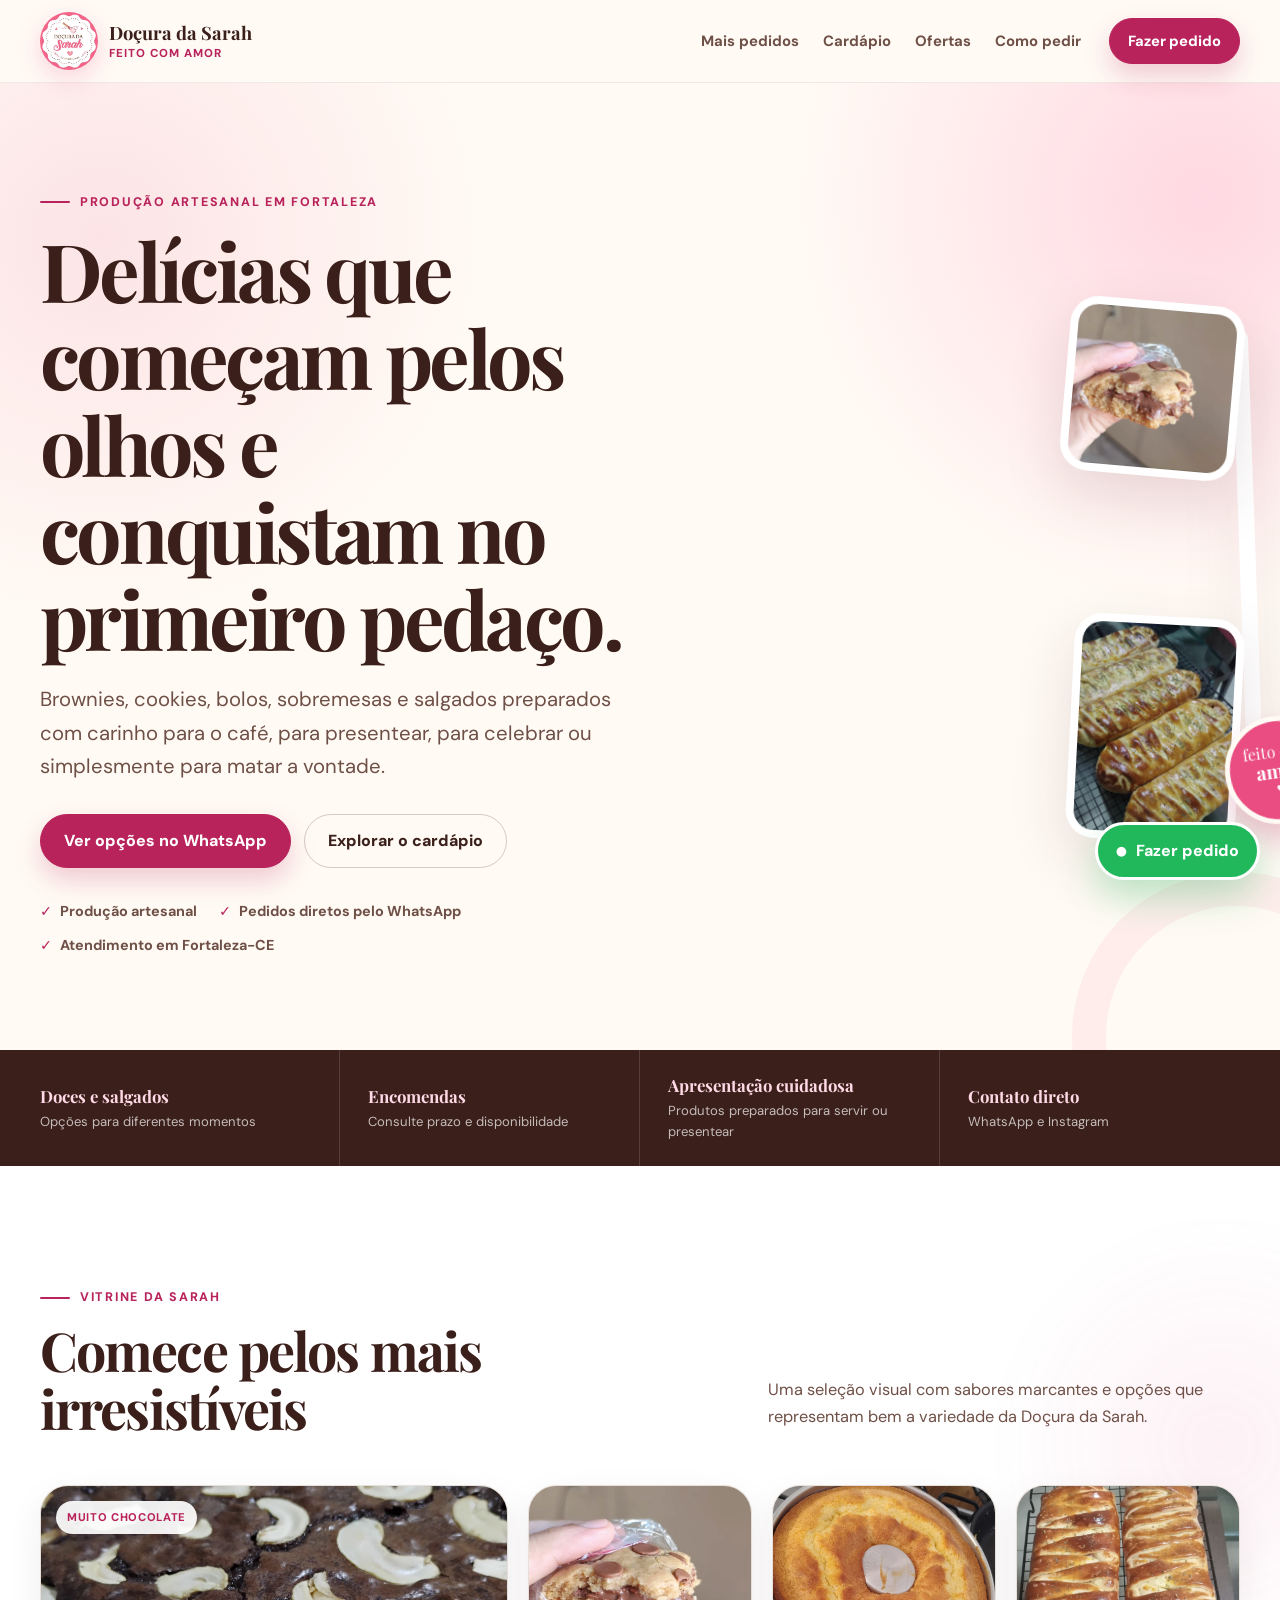
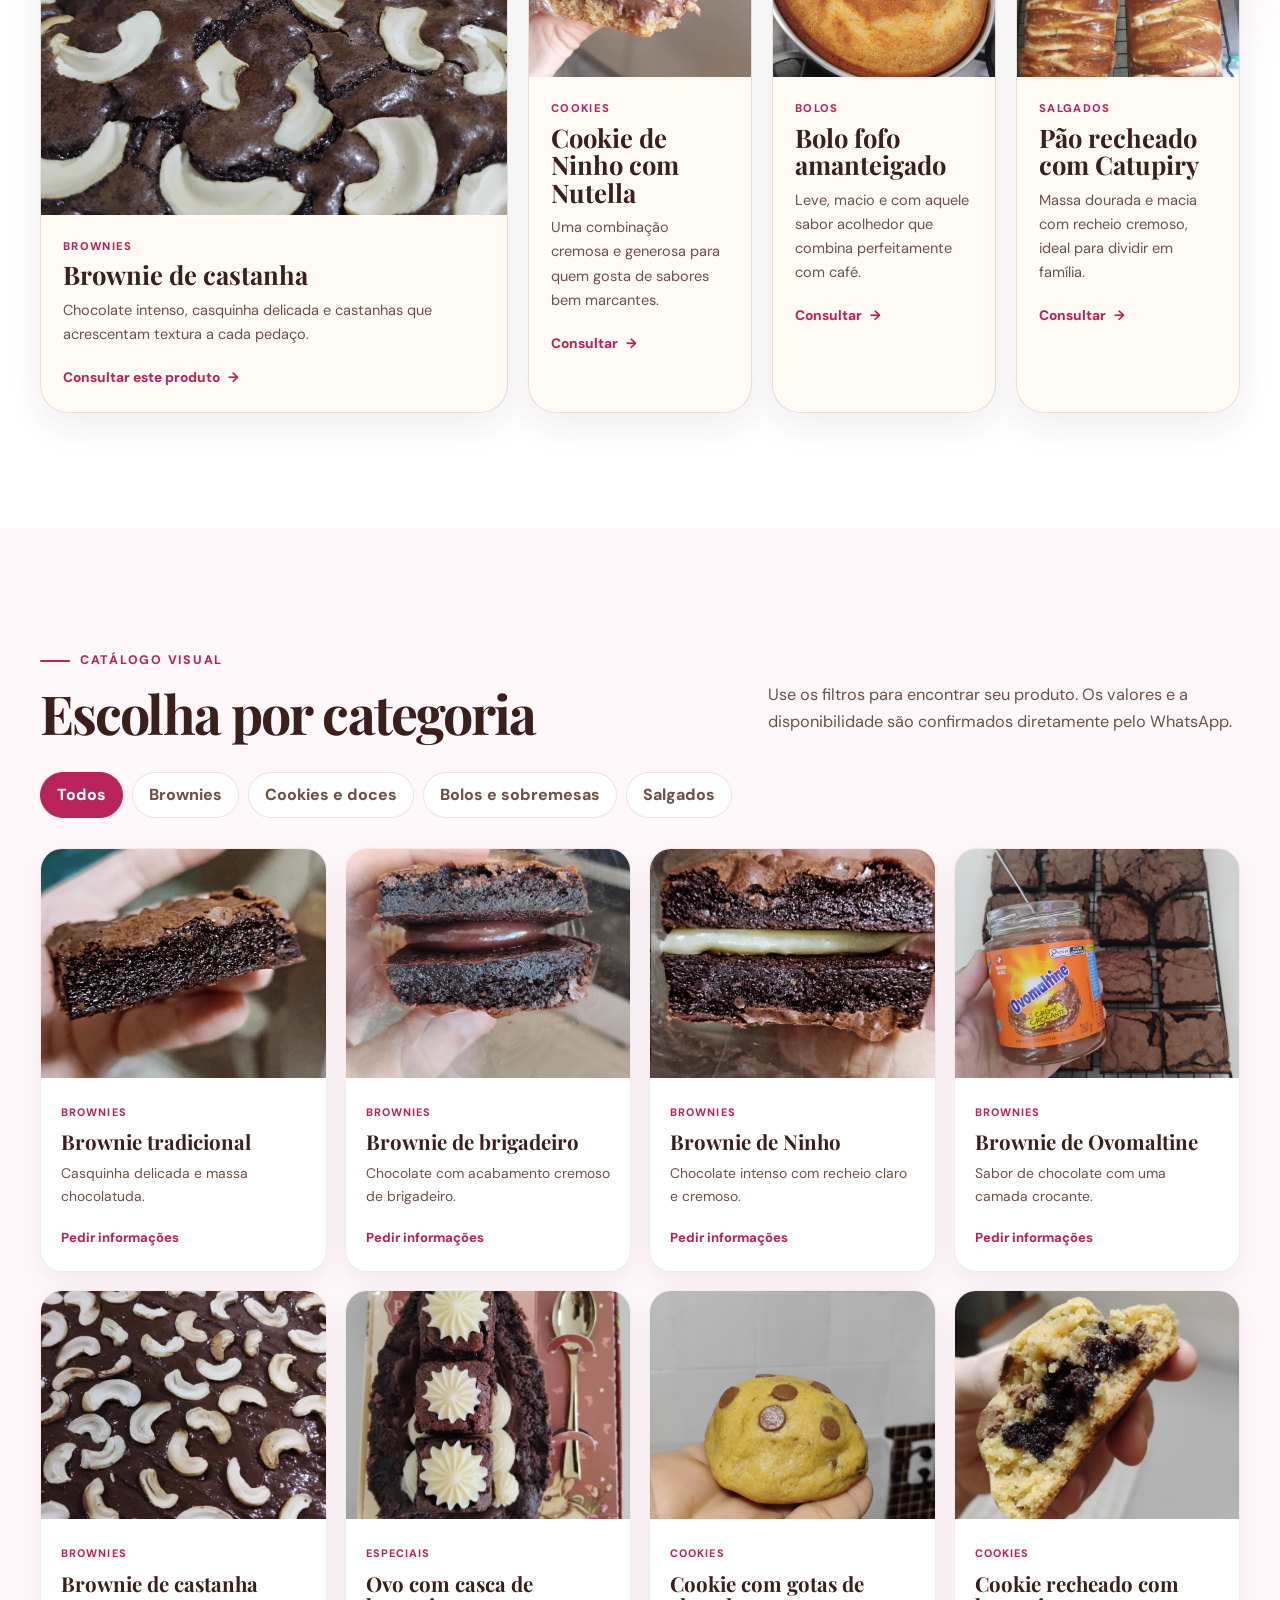
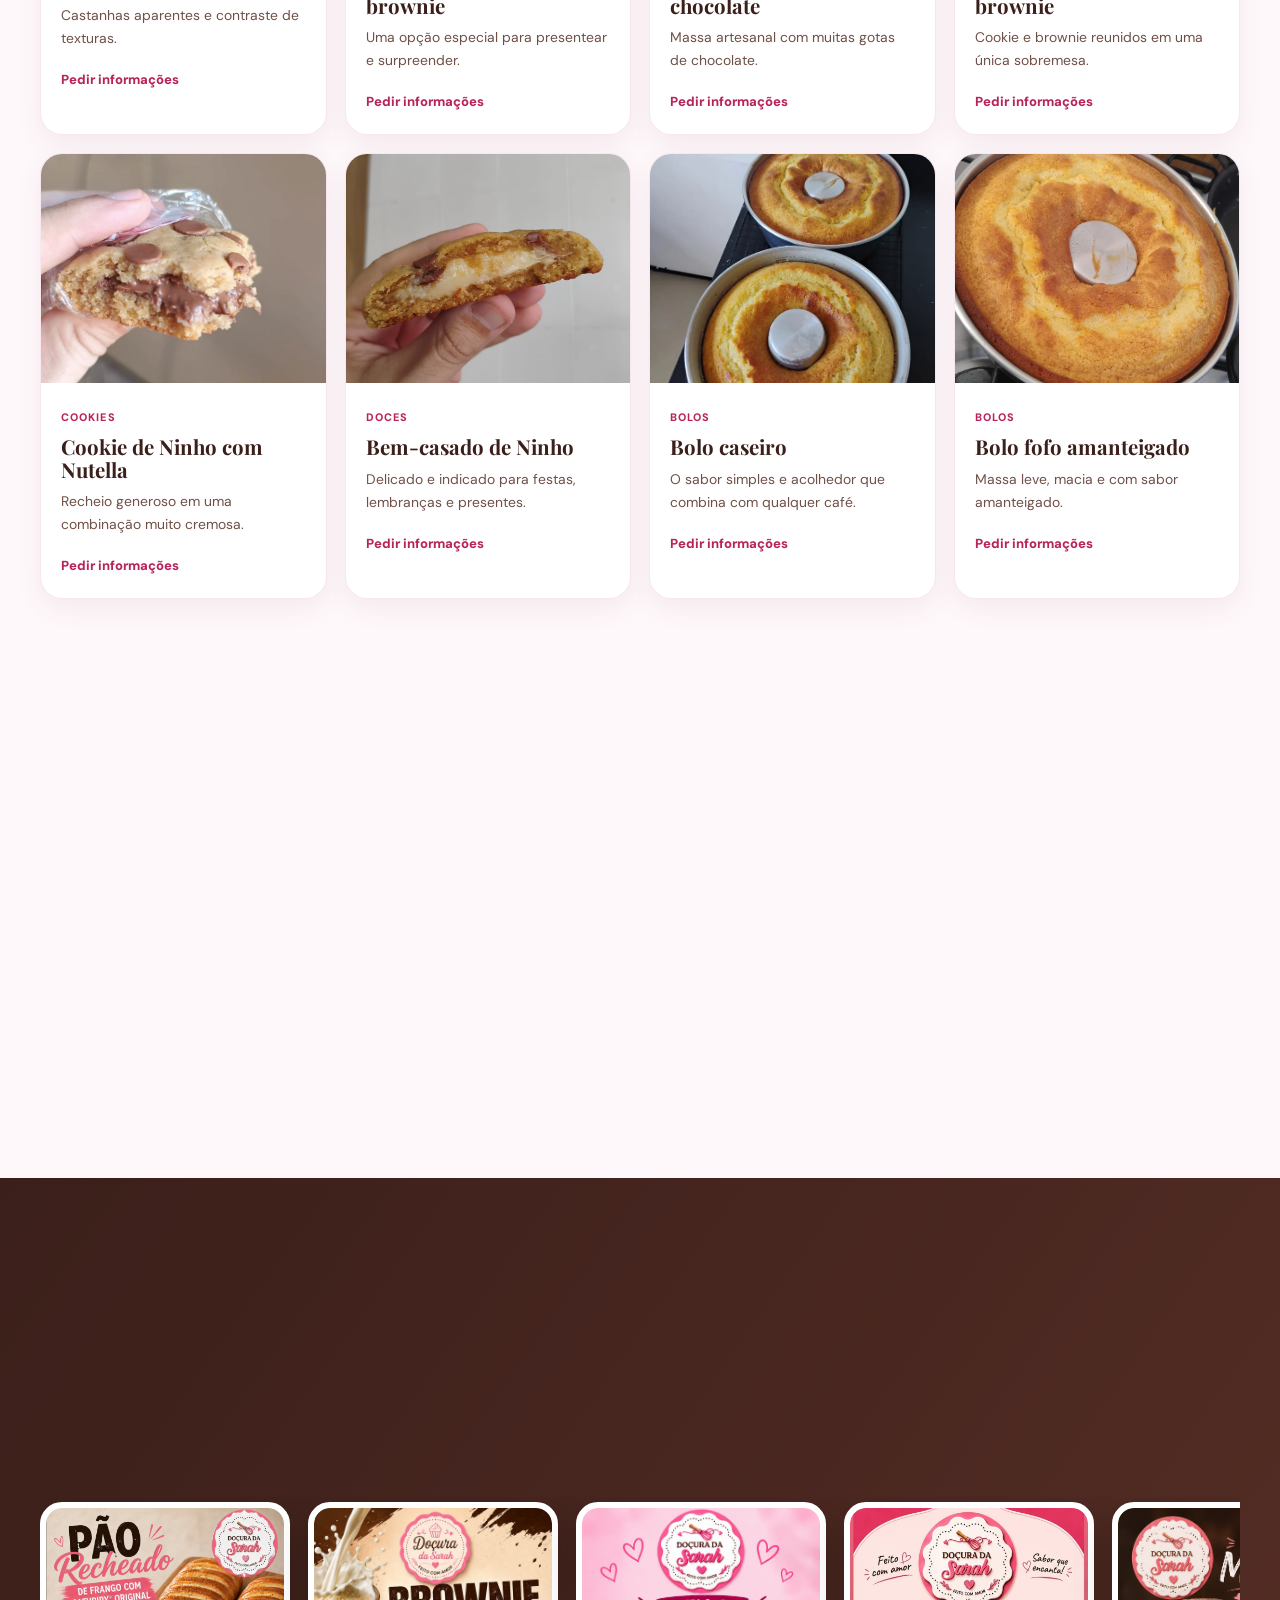
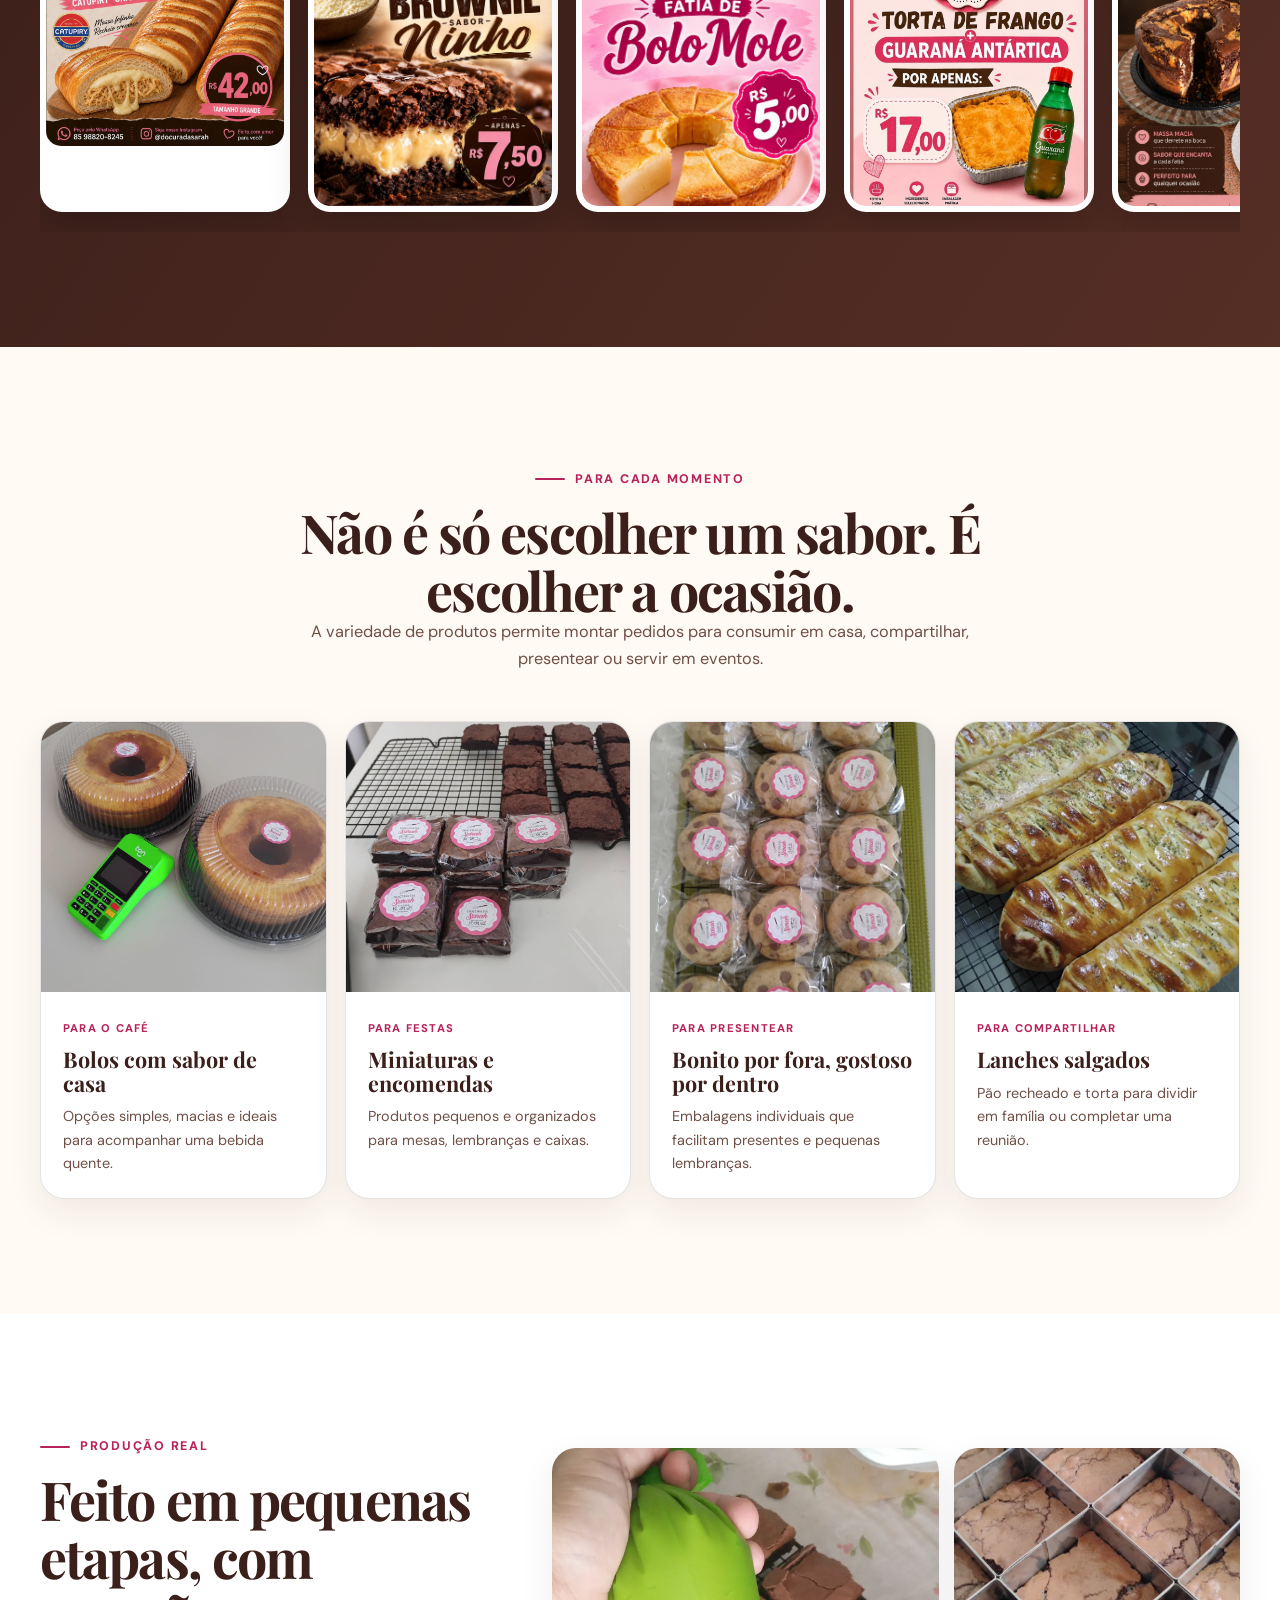
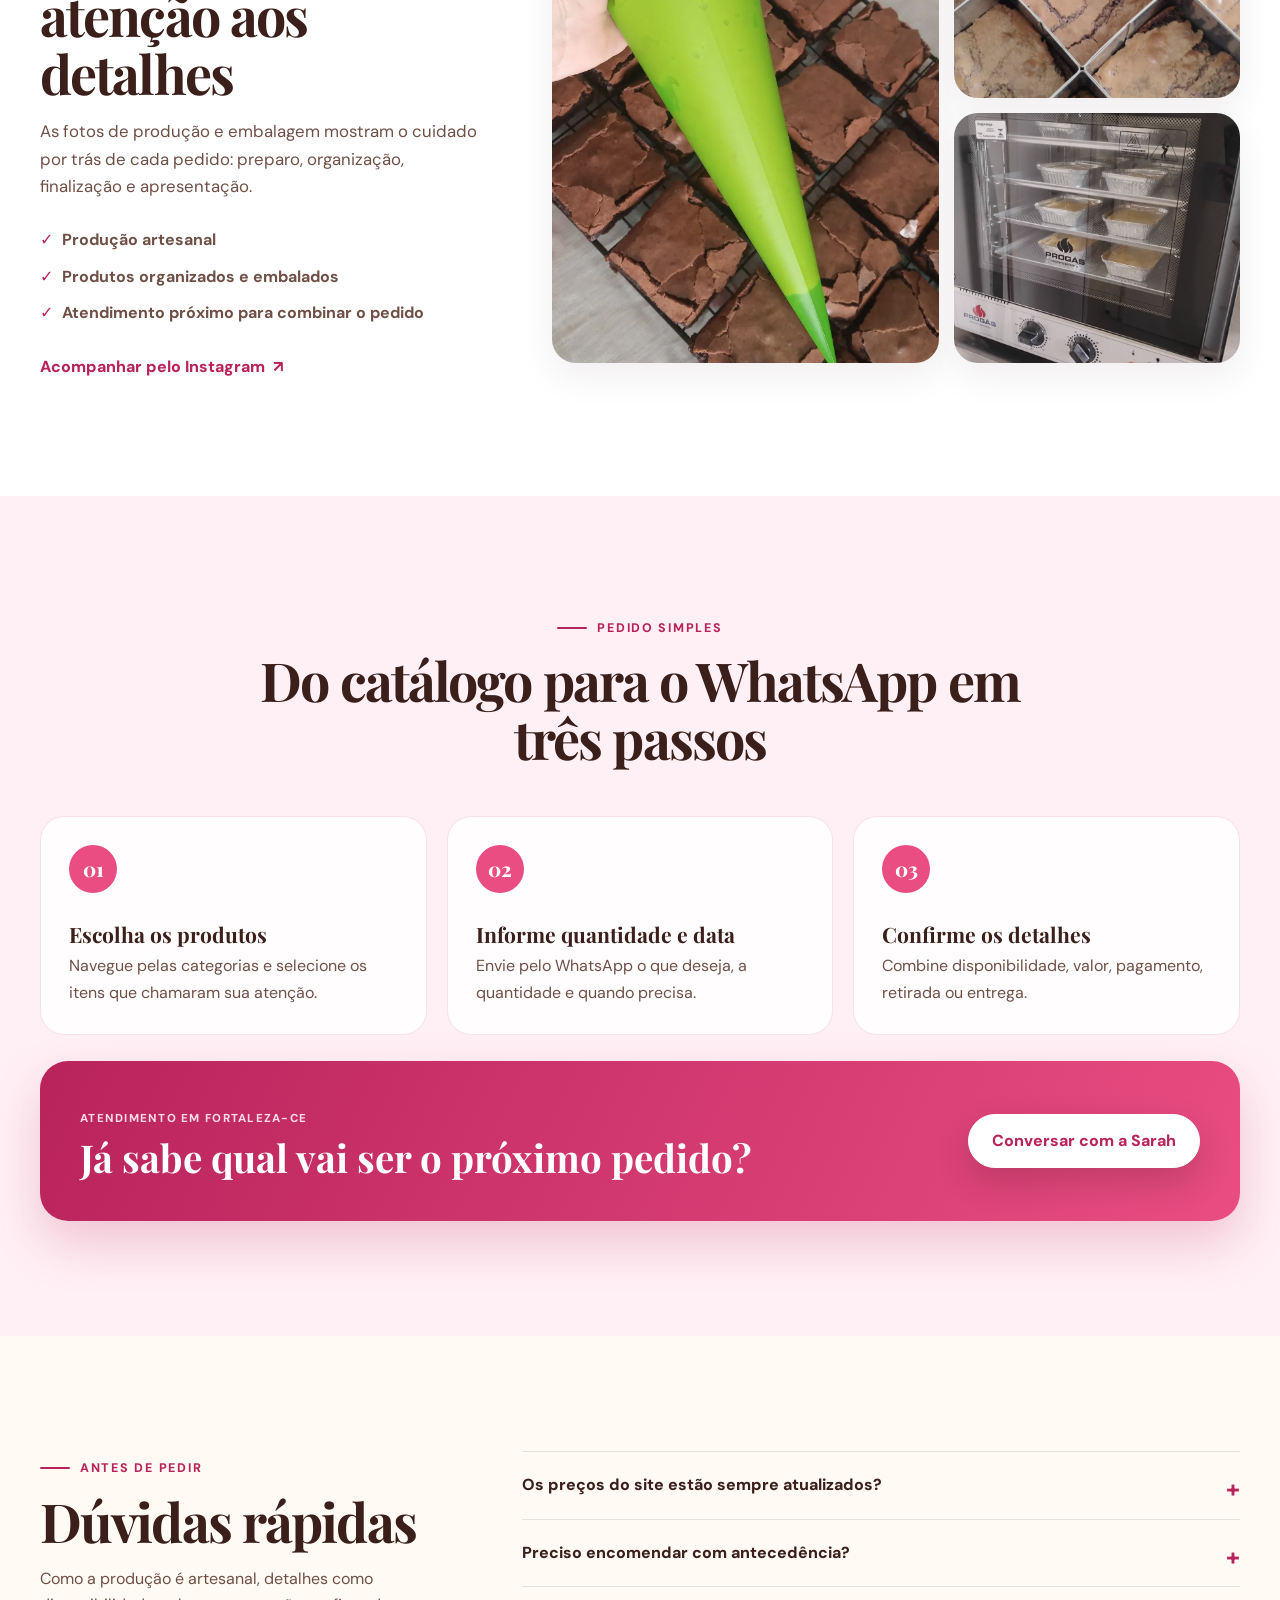
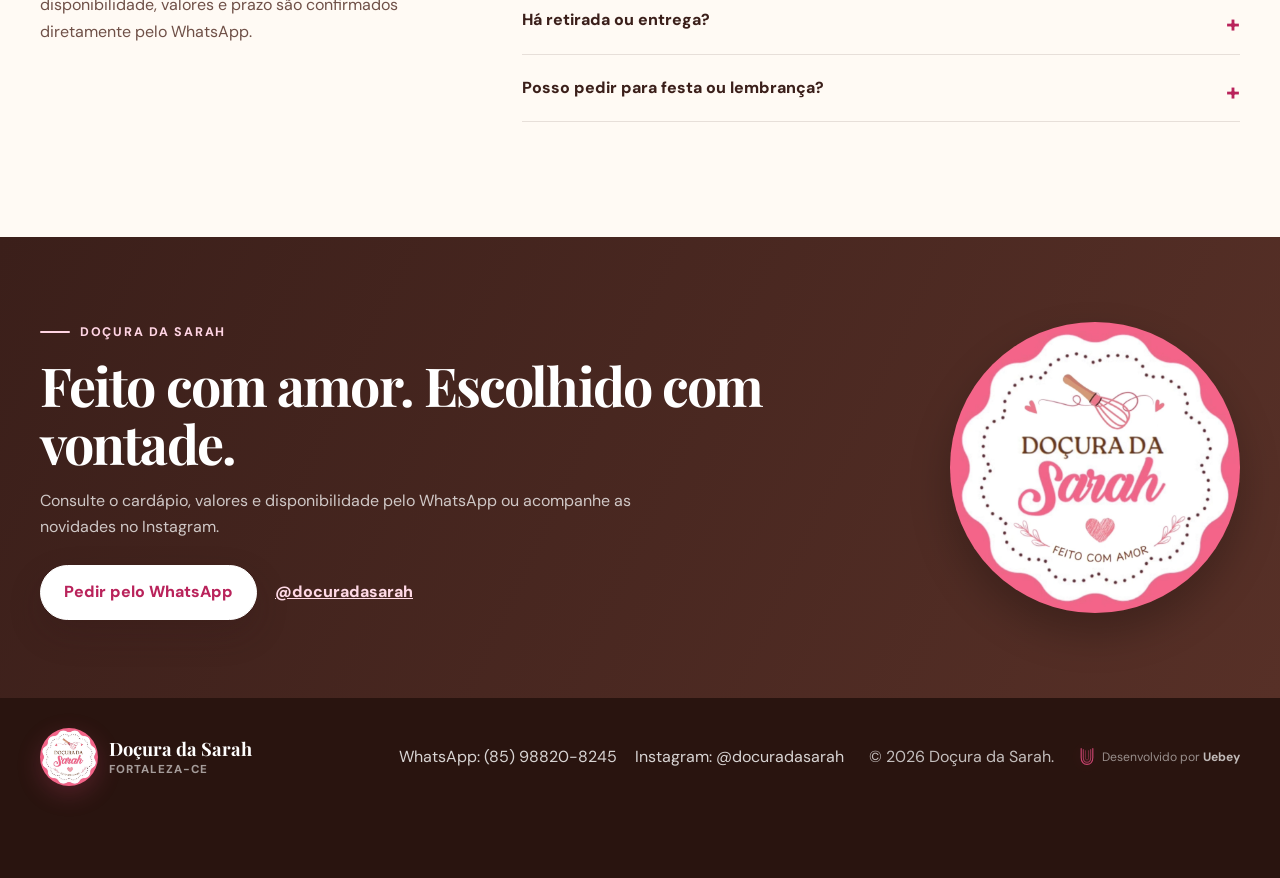
<file: index.html>
<!doctype html>
<html lang="pt-BR">
<head>
  <meta charset="utf-8">
  <meta name="viewport" content="width=device-width, initial-scale=1">
  <meta name="theme-color" content="#e94d82">
  <meta name="description" content="Brownies, cookies, bolos, sobremesas e salgados artesanais da Doçura da Sarah em Fortaleza. Veja o catálogo e faça seu pedido pelo WhatsApp.">
  <meta name="robots" content="index,follow">

  <meta property="og:type" content="website">
  <meta property="og:locale" content="pt_BR">
  <meta property="og:title" content="Doçura da Sarah | Feito com amor em Fortaleza">
  <meta property="og:description" content="Brownies, cookies, bolos, sobremesas e salgados artesanais. Escolha sua delícia e peça pelo WhatsApp.">
  <meta property="og:image" content="https://docura.uebey.com/assets/images/og-docura-da-sarah.jpg">
  <meta property="og:url" content="https://docura.uebey.com/">
  <meta name="twitter:card" content="summary_large_image">

  <link rel="canonical" href="https://docura.uebey.com/">
  <link rel="icon" href="assets/images/favicon.png" type="image/png">
  <link rel="stylesheet" href="styles.css">
  <title>Doçura da Sarah | Doces e salgados artesanais em Fortaleza</title>

  <script type="application/ld+json">
  {
    "@context": "https://schema.org",
    "@type": "Bakery",
    "name": "Doçura da Sarah",
    "description": "Brownies, cookies, bolos, sobremesas e salgados artesanais em Fortaleza.",
    "url": "https://docura.uebey.com/",
    "telephone": "+55 85 98820-8245",
    "image": "https://docura.uebey.com/assets/images/og-docura-da-sarah.jpg",
    "address": {
      "@type": "PostalAddress",
      "addressLocality": "Fortaleza",
      "addressRegion": "CE",
      "addressCountry": "BR"
    },
    "sameAs": ["https://www.instagram.com/docuradasarah/"]
  }
  </script>
</head>
<body>
  <a class="skip-link" href="#conteudo">Ir para o conteúdo</a>

  <header class="site-header" id="inicio">
    <div class="container nav">
      <a class="brand" href="#inicio" aria-label="Doçura da Sarah, início">
        <img src="assets/images/logo-docura-da-sarah-01.png" alt="" width="58" height="58">
        <span>
          <strong>Doçura da Sarah</strong>
          <small>Feito com amor</small>
        </span>
      </a>

      <button class="menu-toggle" type="button" aria-expanded="false" aria-controls="menu-principal">
        <span class="sr-only">Abrir menu</span>
        <span></span><span></span><span></span>
      </button>

      <nav class="nav-links" id="menu-principal" aria-label="Navegação principal">
        <a href="#mais-pedidos">Mais pedidos</a>
        <a href="#cardapio">Cardápio</a>
        <a href="#ofertas">Ofertas</a>
        <a href="#como-pedir">Como pedir</a>
      </nav>

      <a class="button button-small header-order whatsapp-link" data-message="Olá, Sarah! Vim pelo site da Doçura da Sarah e gostaria de fazer um pedido." href="https://wa.me/5585988208245" target="_blank" rel="noopener">
        Fazer pedido
      </a>
    </div>
  </header>

  <main id="conteudo">
    <section class="hero">
      <div class="container hero-grid">
        <div class="hero-copy">
          <p class="eyebrow"><span></span> Produção artesanal em Fortaleza</p>
          <h1>Delícias que começam pelos olhos e conquistam no primeiro pedaço.</h1>
          <p class="hero-text">Brownies, cookies, bolos, sobremesas e salgados preparados com carinho para o café, para presentear, para celebrar ou simplesmente para matar a vontade.</p>

          <div class="hero-actions">
            <a class="button whatsapp-link" data-message="Olá, Sarah! Vi o catálogo no site e gostaria de consultar as opções disponíveis." href="https://wa.me/5585988208245" target="_blank" rel="noopener">Ver opções no WhatsApp</a>
            <a class="button button-secondary" href="#cardapio">Explorar o cardápio</a>
          </div>

          <ul class="hero-points" aria-label="Diferenciais">
            <li>Produção artesanal</li>
            <li>Pedidos diretos pelo WhatsApp</li>
            <li>Atendimento em Fortaleza-CE</li>
          </ul>
        </div>

        <div class="hero-collage" aria-label="Seleção de produtos da Doçura da Sarah">
          <figure class="hero-photo hero-photo-main">
            <img src="assets/images/brownie-de-ninho-01.png" alt="Brownie de Ninho com recheio cremoso" fetchpriority="high">
            <figcaption>Brownies especiais</figcaption>
          </figure>
          <figure class="hero-photo hero-photo-cookie">
            <img src="assets/images/cookie-ninho-com-nutella-01.png" alt="Cookie de Ninho com Nutella" fetchpriority="high">
          </figure>
          <figure class="hero-photo hero-photo-savory">
            <img src="assets/images/pao-recheado-01.png" alt="Pão recheado artesanal" fetchpriority="high">
          </figure>
          <div class="hero-badge" aria-hidden="true">feito com<br><strong>amor</strong> ♥</div>
        </div>
      </div>
    </section>

    <section class="trust-strip" aria-label="Informações rápidas">
      <div class="container trust-grid">
        <div><strong>Doces e salgados</strong><span>Opções para diferentes momentos</span></div>
        <div><strong>Encomendas</strong><span>Consulte prazo e disponibilidade</span></div>
        <div><strong>Apresentação cuidadosa</strong><span>Produtos preparados para servir ou presentear</span></div>
        <div><strong>Contato direto</strong><span>WhatsApp e Instagram</span></div>
      </div>
    </section>

    <section class="section featured-section" id="mais-pedidos">
      <div class="container">
        <div class="section-heading">
          <div>
            <p class="eyebrow"><span></span> Vitrine da Sarah</p>
            <h2>Comece pelos mais irresistíveis</h2>
          </div>
          <p>Uma seleção visual com sabores marcantes e opções que representam bem a variedade da Doçura da Sarah.</p>
        </div>

        <div class="featured-grid">
          <article class="featured-card featured-card-large">
            <div class="featured-image">
              <img src="assets/images/brownie-de-castanha-01.png" alt="Brownie de chocolate com castanhas" loading="lazy">
              <span class="photo-label">Muito chocolate</span>
            </div>
            <div class="featured-copy">
              <p class="product-category">Brownies</p>
              <h3>Brownie de castanha</h3>
              <p>Chocolate intenso, casquinha delicada e castanhas que acrescentam textura a cada pedaço.</p>
              <a class="text-link whatsapp-product" data-product="Brownie de castanha" href="https://wa.me/5585988208245" target="_blank" rel="noopener">Consultar este produto <span aria-hidden="true">→</span></a>
            </div>
          </article>

          <article class="featured-card">
            <div class="featured-image">
              <img src="assets/images/cookie-ninho-com-nutella-01.png" alt="Cookie de Ninho com Nutella" loading="lazy">
            </div>
            <div class="featured-copy">
              <p class="product-category">Cookies</p>
              <h3>Cookie de Ninho com Nutella</h3>
              <p>Uma combinação cremosa e generosa para quem gosta de sabores bem marcantes.</p>
              <a class="text-link whatsapp-product" data-product="Cookie de Ninho com Nutella" href="https://wa.me/5585988208245" target="_blank" rel="noopener">Consultar <span aria-hidden="true">→</span></a>
            </div>
          </article>

          <article class="featured-card">
            <div class="featured-image">
              <img src="assets/images/bolo-fofo-amanteigado-01.png" alt="Bolo fofo amanteigado" loading="lazy">
            </div>
            <div class="featured-copy">
              <p class="product-category">Bolos</p>
              <h3>Bolo fofo amanteigado</h3>
              <p>Leve, macio e com aquele sabor acolhedor que combina perfeitamente com café.</p>
              <a class="text-link whatsapp-product" data-product="Bolo fofo amanteigado" href="https://wa.me/5585988208245" target="_blank" rel="noopener">Consultar <span aria-hidden="true">→</span></a>
            </div>
          </article>

          <article class="featured-card">
            <div class="featured-image">
              <img src="assets/images/pao-recheado-02.png" alt="Pão recheado de frango com Catupiry" loading="lazy">
            </div>
            <div class="featured-copy">
              <p class="product-category">Salgados</p>
              <h3>Pão recheado com Catupiry</h3>
              <p>Massa dourada e macia com recheio cremoso, ideal para dividir em família.</p>
              <a class="text-link whatsapp-product" data-product="Pão recheado com frango e Catupiry" href="https://wa.me/5585988208245" target="_blank" rel="noopener">Consultar <span aria-hidden="true">→</span></a>
            </div>
          </article>
        </div>
      </div>
    </section>

    <section class="section catalog-section" id="cardapio">
      <div class="container">
        <div class="section-heading section-heading-catalog">
          <div>
            <p class="eyebrow"><span></span> Catálogo visual</p>
            <h2>Escolha por categoria</h2>
          </div>
          <p>Use os filtros para encontrar seu produto. Os valores e a disponibilidade são confirmados diretamente pelo WhatsApp.</p>
        </div>

        <div class="catalog-filters" role="group" aria-label="Filtrar produtos por categoria">
          <button class="filter-button active" type="button" data-filter="todos" aria-pressed="true">Todos</button>
          <button class="filter-button" type="button" data-filter="brownies" aria-pressed="false">Brownies</button>
          <button class="filter-button" type="button" data-filter="cookies" aria-pressed="false">Cookies e doces</button>
          <button class="filter-button" type="button" data-filter="bolos" aria-pressed="false">Bolos e sobremesas</button>
          <button class="filter-button" type="button" data-filter="salgados" aria-pressed="false">Salgados</button>
        </div>

        <div class="catalog-grid" aria-live="polite">
          <article class="catalog-card" data-category="brownies">
            <div class="catalog-image"><img src="assets/images/brownie-tradicional-01.png" alt="Brownie tradicional" loading="lazy"></div>
            <div class="catalog-copy"><span>Brownies</span><h3>Brownie tradicional</h3><p>Casquinha delicada e massa chocolatuda.</p><a class="whatsapp-product" data-product="Brownie tradicional" href="https://wa.me/5585988208245" target="_blank" rel="noopener">Pedir informações</a></div>
          </article>

          <article class="catalog-card" data-category="brownies">
            <div class="catalog-image"><img src="assets/images/brownie-de-brigadeiro-02.png" alt="Brownie de brigadeiro" loading="lazy"></div>
            <div class="catalog-copy"><span>Brownies</span><h3>Brownie de brigadeiro</h3><p>Chocolate com acabamento cremoso de brigadeiro.</p><a class="whatsapp-product" data-product="Brownie de brigadeiro" href="https://wa.me/5585988208245" target="_blank" rel="noopener">Pedir informações</a></div>
          </article>

          <article class="catalog-card" data-category="brownies">
            <div class="catalog-image"><img src="assets/images/brownie-de-ninho-02.png" alt="Brownie de Ninho" loading="lazy"></div>
            <div class="catalog-copy"><span>Brownies</span><h3>Brownie de Ninho</h3><p>Chocolate intenso com recheio claro e cremoso.</p><a class="whatsapp-product" data-product="Brownie de Ninho" href="https://wa.me/5585988208245" target="_blank" rel="noopener">Pedir informações</a></div>
          </article>

          <article class="catalog-card" data-category="brownies">
            <div class="catalog-image"><img src="assets/images/brownie-de-ovomaltine-01.png" alt="Brownie de Ovomaltine" loading="lazy"></div>
            <div class="catalog-copy"><span>Brownies</span><h3>Brownie de Ovomaltine</h3><p>Sabor de chocolate com uma camada crocante.</p><a class="whatsapp-product" data-product="Brownie de Ovomaltine" href="https://wa.me/5585988208245" target="_blank" rel="noopener">Pedir informações</a></div>
          </article>

          <article class="catalog-card" data-category="brownies">
            <div class="catalog-image"><img src="assets/images/brownie-de-castanha-02.png" alt="Brownie de castanha" loading="lazy"></div>
            <div class="catalog-copy"><span>Brownies</span><h3>Brownie de castanha</h3><p>Castanhas aparentes e contraste de texturas.</p><a class="whatsapp-product" data-product="Brownie de castanha" href="https://wa.me/5585988208245" target="_blank" rel="noopener">Pedir informações</a></div>
          </article>

          <article class="catalog-card" data-category="brownies">
            <div class="catalog-image"><img src="assets/images/casca-de-brownie-01.png" alt="Ovo com casca de brownie" loading="lazy"></div>
            <div class="catalog-copy"><span>Especiais</span><h3>Ovo com casca de brownie</h3><p>Uma opção especial para presentear e surpreender.</p><a class="whatsapp-product" data-product="Ovo com casca de brownie" href="https://wa.me/5585988208245" target="_blank" rel="noopener">Pedir informações</a></div>
          </article>

          <article class="catalog-card" data-category="cookies">
            <div class="catalog-image"><img src="assets/images/cookie-com-gotas-de-chocolate-01.png" alt="Cookie com gotas de chocolate" loading="lazy"></div>
            <div class="catalog-copy"><span>Cookies</span><h3>Cookie com gotas de chocolate</h3><p>Massa artesanal com muitas gotas de chocolate.</p><a class="whatsapp-product" data-product="Cookie com gotas de chocolate" href="https://wa.me/5585988208245" target="_blank" rel="noopener">Pedir informações</a></div>
          </article>

          <article class="catalog-card" data-category="cookies">
            <div class="catalog-image"><img src="assets/images/cookie-recheado-com-brownie-01.png" alt="Cookie recheado com brownie" loading="lazy"></div>
            <div class="catalog-copy"><span>Cookies</span><h3>Cookie recheado com brownie</h3><p>Cookie e brownie reunidos em uma única sobremesa.</p><a class="whatsapp-product" data-product="Cookie recheado com brownie" href="https://wa.me/5585988208245" target="_blank" rel="noopener">Pedir informações</a></div>
          </article>

          <article class="catalog-card" data-category="cookies">
            <div class="catalog-image"><img src="assets/images/cookie-ninho-com-nutella-01.png" alt="Cookie de Ninho com Nutella" loading="lazy"></div>
            <div class="catalog-copy"><span>Cookies</span><h3>Cookie de Ninho com Nutella</h3><p>Recheio generoso em uma combinação muito cremosa.</p><a class="whatsapp-product" data-product="Cookie de Ninho com Nutella" href="https://wa.me/5585988208245" target="_blank" rel="noopener">Pedir informações</a></div>
          </article>

          <article class="catalog-card" data-category="cookies">
            <div class="catalog-image"><img src="assets/images/bem-casado-de-ninho-01.png" alt="Bem-casado de Ninho" loading="lazy"></div>
            <div class="catalog-copy"><span>Doces</span><h3>Bem-casado de Ninho</h3><p>Delicado e indicado para festas, lembranças e presentes.</p><a class="whatsapp-product" data-product="Bem-casado de Ninho" href="https://wa.me/5585988208245" target="_blank" rel="noopener">Pedir informações</a></div>
          </article>

          <article class="catalog-card" data-category="bolos">
            <div class="catalog-image"><img src="assets/images/bolo-caseiro-01.png" alt="Bolo caseiro" loading="lazy"></div>
            <div class="catalog-copy"><span>Bolos</span><h3>Bolo caseiro</h3><p>O sabor simples e acolhedor que combina com qualquer café.</p><a class="whatsapp-product" data-product="Bolo caseiro" href="https://wa.me/5585988208245" target="_blank" rel="noopener">Pedir informações</a></div>
          </article>

          <article class="catalog-card" data-category="bolos">
            <div class="catalog-image"><img src="assets/images/bolo-fofo-amanteigado-01.png" alt="Bolo fofo amanteigado" loading="lazy"></div>
            <div class="catalog-copy"><span>Bolos</span><h3>Bolo fofo amanteigado</h3><p>Massa leve, macia e com sabor amanteigado.</p><a class="whatsapp-product" data-product="Bolo fofo amanteigado" href="https://wa.me/5585988208245" target="_blank" rel="noopener">Pedir informações</a></div>
          </article>

          <article class="catalog-card" data-category="bolos">
            <div class="catalog-image"><img src="assets/images/bolo-mole-01.png" alt="Bolo mole" loading="lazy"></div>
            <div class="catalog-copy"><span>Bolos</span><h3>Bolo mole</h3><p>Cremoso, macio e servido em fatias generosas.</p><a class="whatsapp-product" data-product="Bolo mole" href="https://wa.me/5585988208245" target="_blank" rel="noopener">Pedir informações</a></div>
          </article>

          <article class="catalog-card" data-category="bolos">
            <div class="catalog-image"><img src="assets/images/mini-pudim-gourmet-01.png" alt="Mini pudim gourmet" loading="lazy"></div>
            <div class="catalog-copy"><span>Sobremesas</span><h3>Mini pudim gourmet</h3><p>Porção individual, cremosa e pronta para servir.</p><a class="whatsapp-product" data-product="Mini pudim gourmet" href="https://wa.me/5585988208245" target="_blank" rel="noopener">Pedir informações</a></div>
          </article>

          <article class="catalog-card" data-category="salgados">
            <div class="catalog-image"><img src="assets/images/pao-recheado-03.png" alt="Pão recheado de frango com Catupiry" loading="lazy"></div>
            <div class="catalog-copy"><span>Salgados</span><h3>Pão recheado com Catupiry</h3><p>Massa macia e recheio cremoso para compartilhar.</p><a class="whatsapp-product" data-product="Pão recheado com frango e Catupiry" href="https://wa.me/5585988208245" target="_blank" rel="noopener">Pedir informações</a></div>
          </article>

          <article class="catalog-card" data-category="salgados">
            <div class="catalog-image"><img src="assets/images/torta-de-frango-01.png" alt="Torta de frango" loading="lazy"></div>
            <div class="catalog-copy"><span>Salgados</span><h3>Torta de frango</h3><p>Uma opção prática para o lanche e para refeições rápidas.</p><a class="whatsapp-product" data-product="Torta de frango" href="https://wa.me/5585988208245" target="_blank" rel="noopener">Pedir informações</a></div>
          </article>
        </div>
      </div>
    </section>

    <section class="section offers-section" id="ofertas">
      <div class="container">
        <div class="section-heading offers-heading">
          <div>
            <p class="eyebrow"><span></span> Ofertas divulgadas</p>
            <h2>Promoções que merecem destaque</h2>
          </div>
          <p>As artes mostram valores já divulgados pela marca. Confirme preço, tamanho e disponibilidade antes de concluir o pedido.</p>
        </div>

        <div class="offers-scroller" aria-label="Ofertas da Doçura da Sarah">
          <a class="offer-card whatsapp-product" data-product="Pão recheado de frango com Catupiry" href="https://wa.me/5585988208245" target="_blank" rel="noopener">
            <img src="assets/images/promo-pao-recheado-catupiry-01.png" alt="Oferta de pão recheado de frango com Catupiry" loading="lazy">
          </a>
          <a class="offer-card whatsapp-product" data-product="Brownie de Ninho" href="https://wa.me/5585988208245" target="_blank" rel="noopener">
            <img src="assets/images/promo-brownie-de-ninho-01.jpeg" alt="Oferta de brownie de Ninho" loading="lazy">
          </a>
          <a class="offer-card whatsapp-product" data-product="Bolo mole" href="https://wa.me/5585988208245" target="_blank" rel="noopener">
            <img src="assets/images/promo-bolo-mole-01.jpeg" alt="Oferta de bolo mole" loading="lazy">
          </a>
          <a class="offer-card whatsapp-product" data-product="Torta de frango com Guaraná" href="https://wa.me/5585988208245" target="_blank" rel="noopener">
            <img src="assets/images/promo-torta-de-frango-01.jpeg" alt="Oferta de torta de frango com Guaraná" loading="lazy">
          </a>
          <a class="offer-card whatsapp-product" data-product="Bolo mesclado" href="https://wa.me/5585988208245" target="_blank" rel="noopener">
            <img src="assets/images/promo-bolo-mesclado-01.jpeg" alt="Oferta de bolo mesclado" loading="lazy">
          </a>
        </div>
      </div>
    </section>

    <section class="section occasions-section">
      <div class="container">
        <div class="section-heading centered-heading">
          <div>
            <p class="eyebrow"><span></span> Para cada momento</p>
            <h2>Não é só escolher um sabor. É escolher a ocasião.</h2>
          </div>
          <p>A variedade de produtos permite montar pedidos para consumir em casa, compartilhar, presentear ou servir em eventos.</p>
        </div>

        <div class="occasion-grid">
          <article class="occasion-card">
            <img src="assets/images/bolo-caseiro-embalado-01.png" alt="Bolo caseiro embalado" loading="lazy">
            <div><span>Para o café</span><h3>Bolos com sabor de casa</h3><p>Opções simples, macias e ideais para acompanhar uma bebida quente.</p></div>
          </article>
          <article class="occasion-card">
            <img src="assets/images/mini-brownies-embalados-01.png" alt="Mini brownies embalados" loading="lazy">
            <div><span>Para festas</span><h3>Miniaturas e encomendas</h3><p>Produtos pequenos e organizados para mesas, lembranças e caixas.</p></div>
          </article>
          <article class="occasion-card">
            <img src="assets/images/cookies-embalados-01.png" alt="Cookies embalados individualmente" loading="lazy">
            <div><span>Para presentear</span><h3>Bonito por fora, gostoso por dentro</h3><p>Embalagens individuais que facilitam presentes e pequenas lembranças.</p></div>
          </article>
          <article class="occasion-card">
            <img src="assets/images/pao-recheado-01.png" alt="Pão recheado dourado" loading="lazy">
            <div><span>Para compartilhar</span><h3>Lanches salgados</h3><p>Pão recheado e torta para dividir em família ou completar uma reunião.</p></div>
          </article>
        </div>
      </div>
    </section>

    <section class="section process-section">
      <div class="container process-grid">
        <div class="process-copy">
          <p class="eyebrow"><span></span> Produção real</p>
          <h2>Feito em pequenas etapas, com atenção aos detalhes</h2>
          <p>As fotos de produção e embalagem mostram o cuidado por trás de cada pedido: preparo, organização, finalização e apresentação.</p>
          <ul>
            <li>Produção artesanal</li>
            <li>Produtos organizados e embalados</li>
            <li>Atendimento próximo para combinar o pedido</li>
          </ul>
          <a class="text-link" href="https://www.instagram.com/docuradasarah/" target="_blank" rel="noopener">Acompanhar pelo Instagram <span aria-hidden="true">↗</span></a>
        </div>

        <div class="process-gallery">
          <figure class="process-large"><img src="assets/images/producao-mini-brownies-01.png" alt="Produção de mini brownies" loading="lazy"></figure>
          <figure><img src="assets/images/mini-brownies-na-forma-01.png" alt="Mini brownies organizados em forma" loading="lazy"></figure>
          <figure><img src="assets/images/producao-forno-tortas-01.png" alt="Tortas sendo preparadas no forno" loading="lazy"></figure>
        </div>
      </div>
    </section>

    <section class="section order-section" id="como-pedir">
      <div class="container">
        <div class="section-heading centered-heading">
          <div>
            <p class="eyebrow"><span></span> Pedido simples</p>
            <h2>Do catálogo para o WhatsApp em três passos</h2>
          </div>
        </div>

        <ol class="steps">
          <li><span>01</span><div><h3>Escolha os produtos</h3><p>Navegue pelas categorias e selecione os itens que chamaram sua atenção.</p></div></li>
          <li><span>02</span><div><h3>Informe quantidade e data</h3><p>Envie pelo WhatsApp o que deseja, a quantidade e quando precisa.</p></div></li>
          <li><span>03</span><div><h3>Confirme os detalhes</h3><p>Combine disponibilidade, valor, pagamento, retirada ou entrega.</p></div></li>
        </ol>

        <div class="order-banner">
          <div>
            <span>Atendimento em Fortaleza-CE</span>
            <h3>Já sabe qual vai ser o próximo pedido?</h3>
          </div>
          <a class="button button-light whatsapp-link" data-message="Olá, Sarah! Vi o catálogo no site e gostaria de fazer um pedido." href="https://wa.me/5585988208245" target="_blank" rel="noopener">Conversar com a Sarah</a>
        </div>
      </div>
    </section>

    <section class="section faq-section">
      <div class="container faq-grid">
        <div>
          <p class="eyebrow"><span></span> Antes de pedir</p>
          <h2>Dúvidas rápidas</h2>
          <p>Como a produção é artesanal, detalhes como disponibilidade, valores e prazo são confirmados diretamente pelo WhatsApp.</p>
        </div>
        <div class="faq-list">
          <details><summary>Os preços do site estão sempre atualizados?</summary><p>As artes promocionais reproduzem valores já divulgados. Confirme o preço atual antes de concluir o pedido.</p></details>
          <details><summary>Preciso encomendar com antecedência?</summary><p>O prazo depende do produto, da quantidade e da data. Consulte a disponibilidade pelo WhatsApp.</p></details>
          <details><summary>Há retirada ou entrega?</summary><p>As opções, regiões atendidas e eventuais taxas são combinadas diretamente no atendimento.</p></details>
          <details><summary>Posso pedir para festa ou lembrança?</summary><p>Sim. Informe a ocasião, a quantidade e a data para consultar as opções mais adequadas.</p></details>
        </div>
      </div>
    </section>

    <section class="final-cta" id="contato">
      <div class="container final-grid">
        <div>
          <p class="eyebrow light"><span></span> Doçura da Sarah</p>
          <h2>Feito com amor. Escolhido com vontade.</h2>
          <p>Consulte o cardápio, valores e disponibilidade pelo WhatsApp ou acompanhe as novidades no Instagram.</p>
          <div class="final-actions">
            <a class="button button-light whatsapp-link" data-message="Olá, Sarah! Vim pelo site da Doçura da Sarah e gostaria de consultar o cardápio." href="https://wa.me/5585988208245" target="_blank" rel="noopener">Pedir pelo WhatsApp</a>
            <a href="https://www.instagram.com/docuradasarah/" target="_blank" rel="noopener">@docuradasarah</a>
          </div>
        </div>
        <img src="assets/images/logo-docura-da-sarah-01.png" alt="Doçura da Sarah — feito com amor" loading="lazy">
      </div>
    </section>
  </main>

  <footer class="site-footer">
    <div class="container footer-grid">
      <div class="brand footer-brand">
        <img src="assets/images/logo-docura-da-sarah-01.png" alt="" width="52" height="52">
        <span><strong>Doçura da Sarah</strong><small>Fortaleza-CE</small></span>
      </div>
      <div class="footer-links">
        <a class="whatsapp-link" data-message="Olá, Sarah! Vim pelo site da Doçura da Sarah." href="https://wa.me/5585988208245" target="_blank" rel="noopener">WhatsApp: (85) 98820-8245</a>
        <a href="https://www.instagram.com/docuradasarah/" target="_blank" rel="noopener">Instagram: @docuradasarah</a>
      </div>
      <p>© <span id="year"></span> Doçura da Sarah.</p>
    </div>
  </footer>

  <a class="whatsapp-float whatsapp-link" data-message="Olá, Sarah! Vim pelo site da Doçura da Sarah e gostaria de fazer um pedido." href="https://wa.me/5585988208245" target="_blank" rel="noopener" aria-label="Fazer pedido pelo WhatsApp">
    <span aria-hidden="true">●</span> Fazer pedido
  </a>

  <div class="mobile-order-bar">
    <a class="whatsapp-link" data-message="Olá, Sarah! Vim pelo site da Doçura da Sarah e gostaria de fazer um pedido." href="https://wa.me/5585988208245" target="_blank" rel="noopener">Pedir pelo WhatsApp</a>
  </div>

  <script src="script.js"></script>
</body>
</html>
</file>
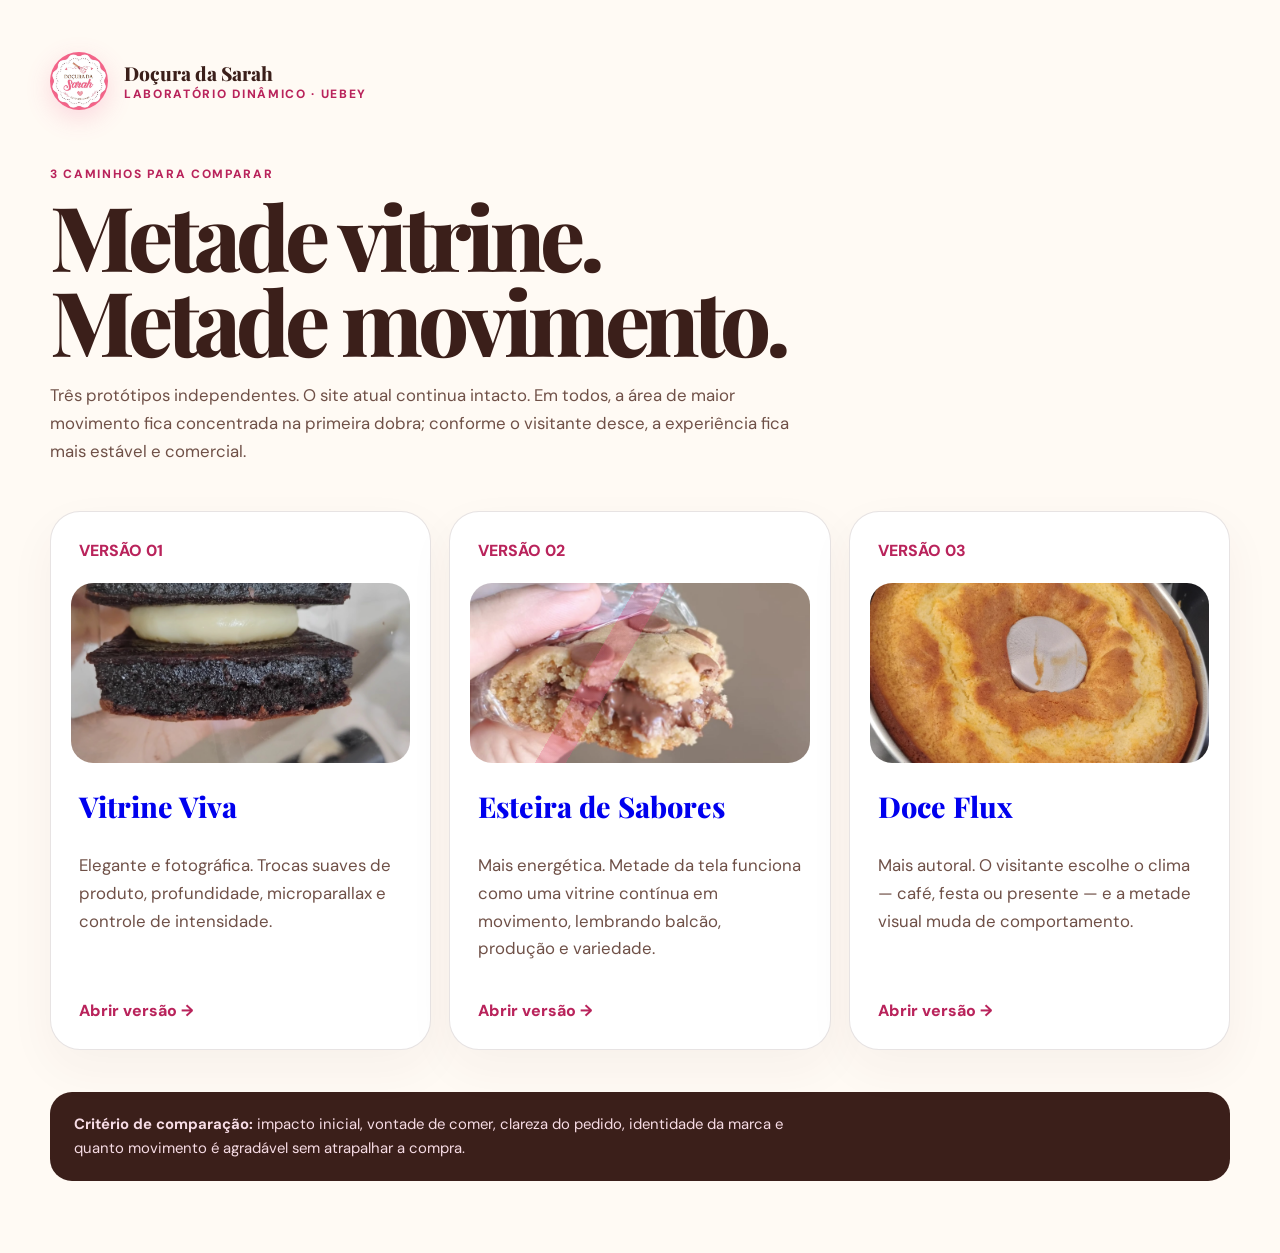
<file: experimentos-dinamicos/index.html>
<!doctype html>
<html lang="pt-BR">
<head>
<meta charset="utf-8"><meta name="viewport" content="width=device-width,initial-scale=1">
<title>Doçura da Sarah — estudos dinâmicos</title>
<meta name="robots" content="noindex,nofollow">
<style>
@import url('https://fonts.googleapis.com/css2?family=DM+Sans:wght@400;600;700;800&family=Playfair+Display:wght@700;800&display=swap');
*{box-sizing:border-box}body{margin:0;background:#fffaf4;color:#3b1f1a;font-family:'DM Sans',sans-serif}.wrap{width:min(1180px,calc(100% - 36px));margin:auto;padding:52px 0 72px}.top{display:flex;align-items:center;gap:16px;margin-bottom:56px}.top img{width:58px;height:58px;border-radius:50%;box-shadow:0 8px 26px #e94d8233}.top strong{font:800 1.2rem 'Playfair Display',serif}.eyebrow{color:#b9235b;text-transform:uppercase;letter-spacing:.14em;font-size:.75rem;font-weight:800}h1{font:800 clamp(2.8rem,7vw,6.4rem)/.95 'Playfair Display',serif;letter-spacing:-.055em;max-width:900px;margin:10px 0 20px}p{color:#6f5047;font-size:1.05rem;max-width:760px;line-height:1.65}.grid{display:grid;grid-template-columns:repeat(3,1fr);gap:18px;margin-top:46px}.card{display:flex;flex-direction:column;min-height:430px;padding:28px;border:1px solid #3b1f1a1f;border-radius:30px;background:white;box-shadow:0 18px 48px #4c20270c;text-decoration:none;overflow:hidden;transition:.25s}.card:hover{transform:translateY(-6px);box-shadow:0 26px 60px #4c20271a}.num{font-weight:800;color:#b9235b}.thumb{height:180px;margin:22px -8px 24px;border-radius:22px;background:#fff0f5;position:relative;overflow:hidden}.thumb img{width:100%;height:100%;object-fit:cover}.v1 .thumb img{animation:z 5s ease-in-out infinite alternate}@keyframes z{to{transform:scale(1.08) translateX(3%)}}.v2 .thumb:before{content:'';position:absolute;inset:0;background:linear-gradient(120deg,transparent 38%,#e94d8244 38% 45%,transparent 45%);animation:s 3.8s linear infinite;z-index:2}@keyframes s{to{transform:translateX(120%)}}.v3 .thumb img{animation:r 6s ease-in-out infinite}@keyframes r{50%{transform:scale(.9) rotate(3deg);border-radius:32% 68% 54% 46%/46% 42% 58% 54%}}h2{font:800 1.8rem 'Playfair Display',serif;margin:0 0 10px}.tag{margin-top:auto;padding-top:20px;color:#b9235b;font-weight:800}.note{margin-top:42px;padding:20px 24px;background:#3b1f1a;color:#fff;border-radius:22px}.note p{color:#f7dce5;margin:0;font-size:.93rem}@media(max-width:850px){.grid{grid-template-columns:1fr}.card{min-height:0}.thumb{height:240px}}
</style>
</head><body><main class="wrap">
<div class="top"><img src="../assets/images/logo-docura-da-sarah-01.png" alt=""><div><strong>Doçura da Sarah</strong><div class="eyebrow">laboratório dinâmico · UEBEY</div></div></div>
<div class="eyebrow">3 caminhos para comparar</div><h1>Metade vitrine.<br>Metade movimento.</h1><p>Três protótipos independentes. O site atual continua intacto. Em todos, a área de maior movimento fica concentrada na primeira dobra; conforme o visitante desce, a experiência fica mais estável e comercial.</p>
<section class="grid">
<a class="card v1" href="v1/"><span class="num">VERSÃO 01</span><div class="thumb"><img src="../assets/images/brownie-de-ninho-01.png" alt="Brownie"></div><h2>Vitrine Viva</h2><p>Elegante e fotográfica. Trocas suaves de produto, profundidade, microparallax e controle de intensidade.</p><span class="tag">Abrir versão →</span></a>
<a class="card v2" href="v2/"><span class="num">VERSÃO 02</span><div class="thumb"><img src="../assets/images/cookie-ninho-com-nutella-01.png" alt="Cookie"></div><h2>Esteira de Sabores</h2><p>Mais energética. Metade da tela funciona como uma vitrine contínua em movimento, lembrando balcão, produção e variedade.</p><span class="tag">Abrir versão →</span></a>
<a class="card v3" href="v3/"><span class="num">VERSÃO 03</span><div class="thumb"><img src="../assets/images/bolo-fofo-amanteigado-01.png" alt="Bolo"></div><h2>Doce Flux</h2><p>Mais autoral. O visitante escolhe o clima — café, festa ou presente — e a metade visual muda de comportamento.</p><span class="tag">Abrir versão →</span></a>
</section>
<div class="note"><p><strong>Critério de comparação:</strong> impacto inicial, vontade de comer, clareza do pedido, identidade da marca e quanto movimento é agradável sem atrapalhar a compra.</p></div>
</main></body></html>
</file>
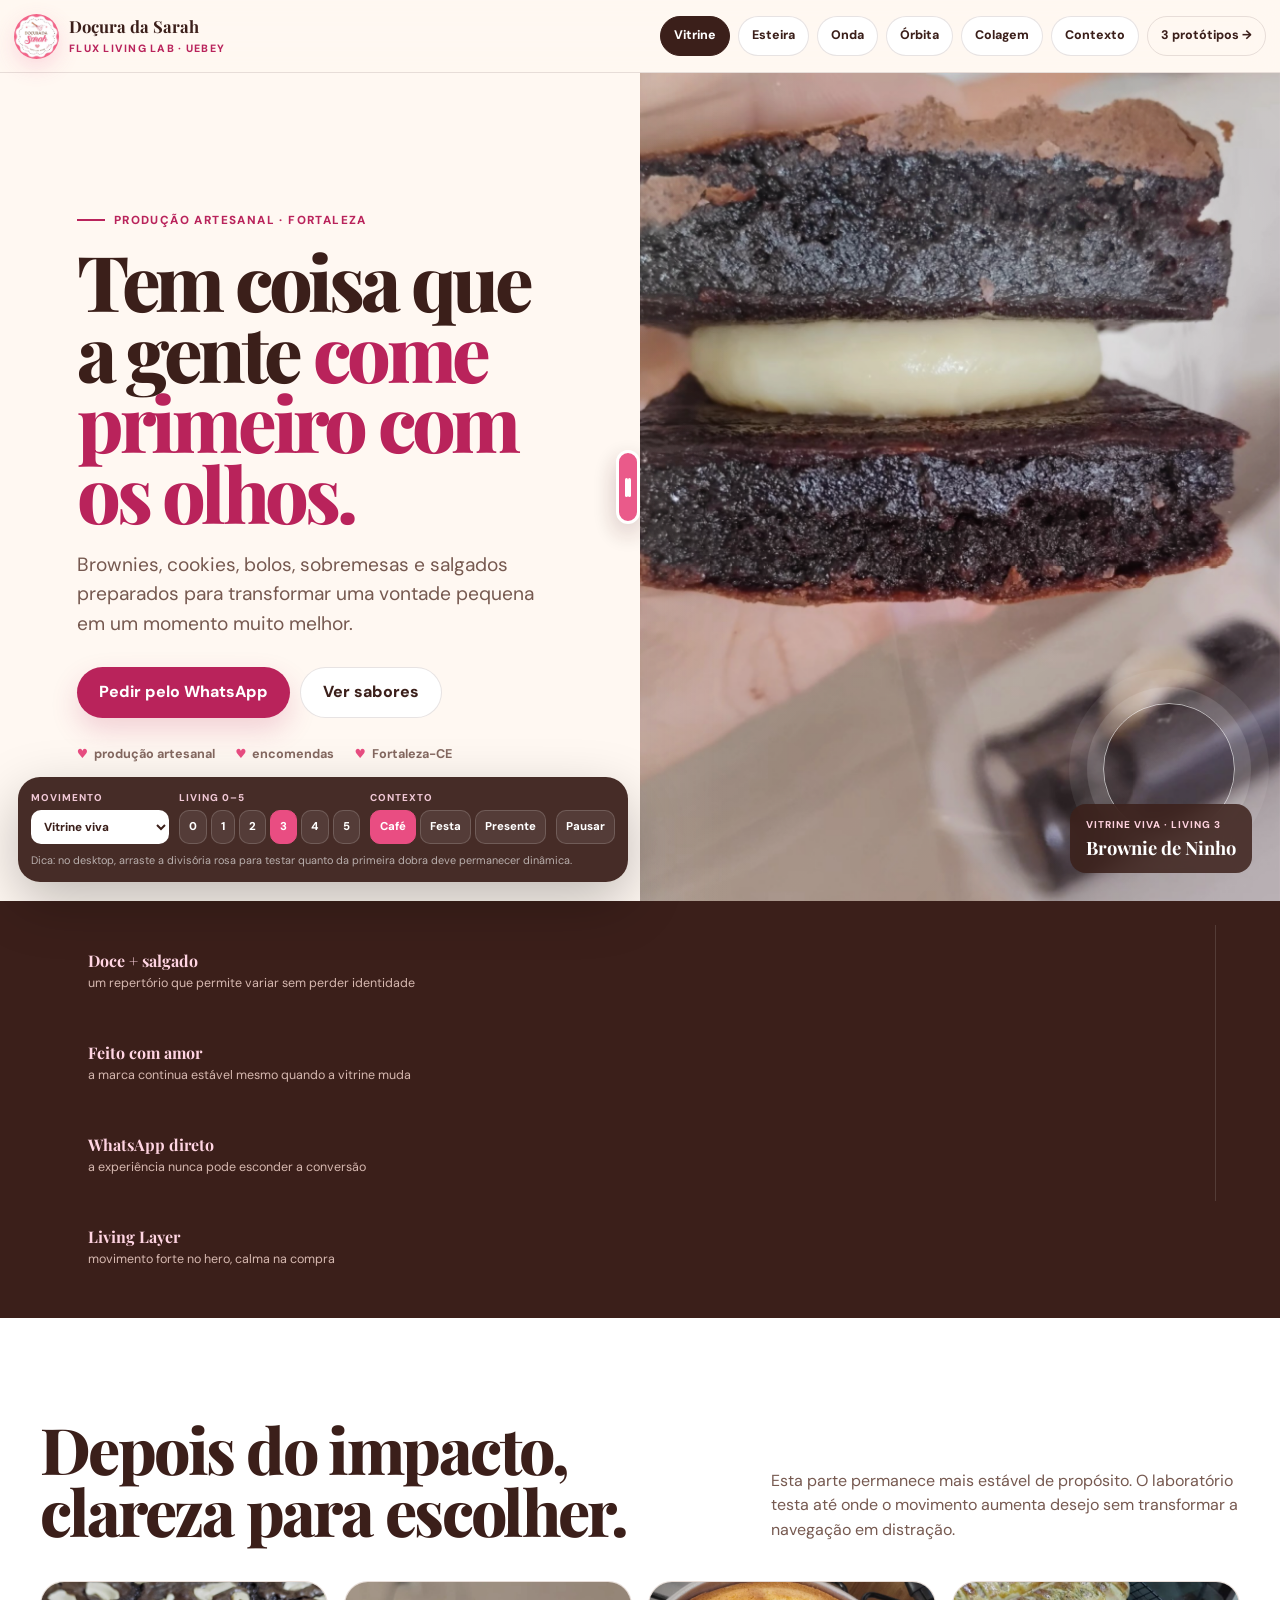
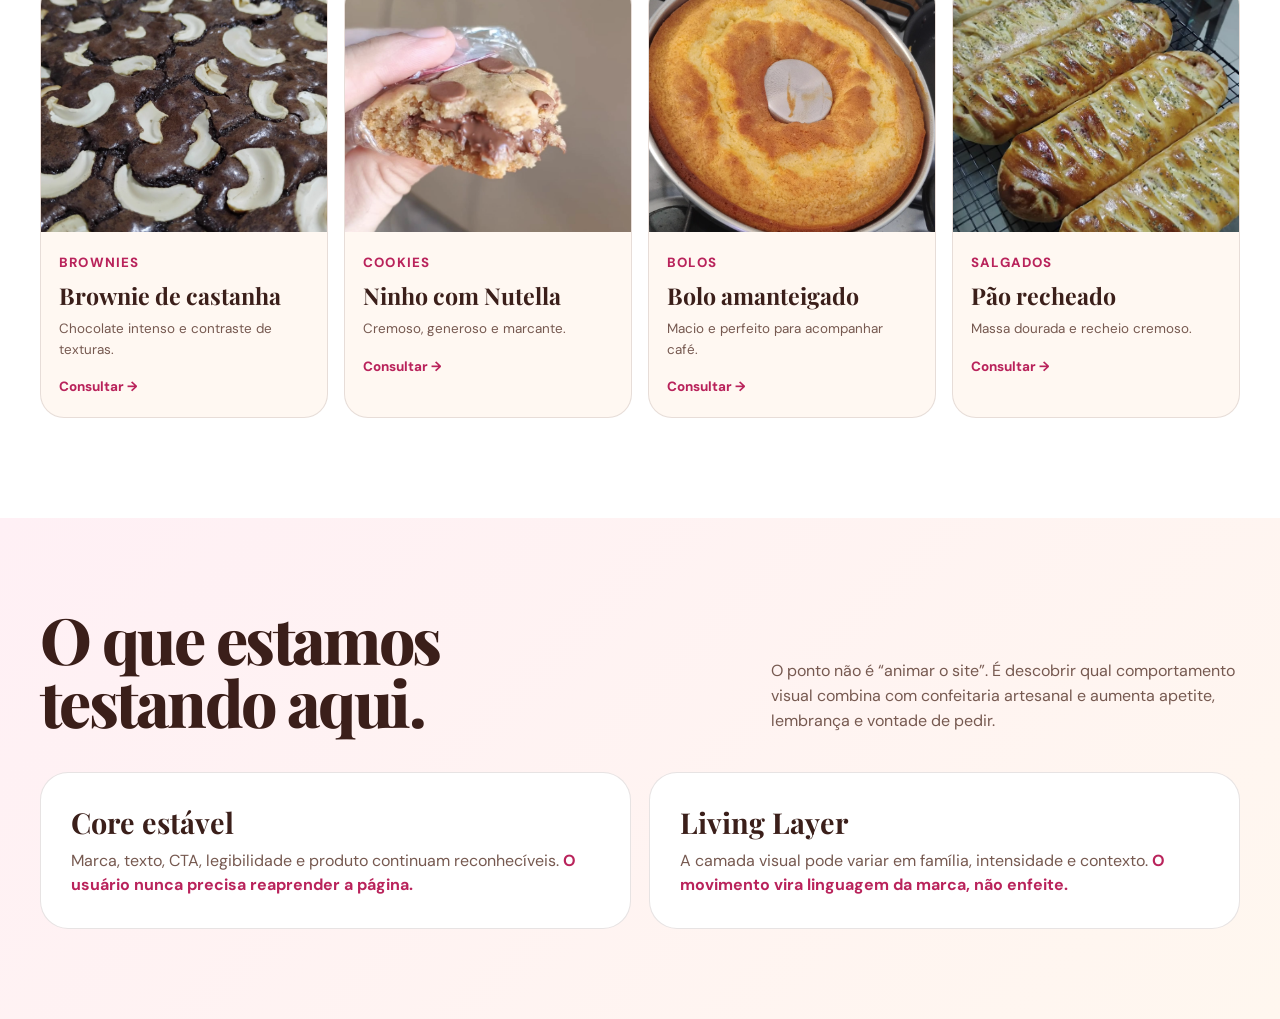
<file: flux-lab/index.html>
<!doctype html>
<html lang="pt-BR">
<head>
<meta charset="utf-8">
<meta name="viewport" content="width=device-width,initial-scale=1">
<meta name="robots" content="noindex,nofollow">
<meta name="theme-color" content="#fff7f1">
<title>Doçura da Sarah — Flux Living Lab</title>
<style>
@import url('https://fonts.googleapis.com/css2?family=DM+Sans:wght@400;500;600;700;800&family=Playfair+Display:wght@700;800&display=swap');
:root{
  --pink:#e94d82;--pink2:#b9235b;--pinkSoft:#ffe8f0;--cream:#fff8f2;--cream2:#fff2e7;
  --brown:#3b1f1a;--brown2:#765950;--white:#fff;--line:rgba(59,31,26,.12);
  --living:3;--speed:1;--split:50%;--radius:28px;--shadow:0 24px 70px rgba(76,32,39,.16)
}
*{box-sizing:border-box}html{scroll-behavior:smooth}body{margin:0;background:var(--cream);color:var(--brown);font-family:'DM Sans',system-ui,sans-serif;line-height:1.55}button,a{font:inherit}button{color:inherit}img{display:block;max-width:100%}a{color:inherit}
.labbar{position:sticky;top:0;z-index:100;background:rgba(255,248,242,.93);backdrop-filter:blur(18px);border-bottom:1px solid var(--line)}
.labbar-in{width:min(1400px,calc(100% - 28px));min-height:72px;margin:auto;display:flex;align-items:center;gap:16px}.brand{display:flex;align-items:center;gap:10px;text-decoration:none;margin-right:auto;white-space:nowrap}.brand img{width:45px;height:45px;border-radius:50%;box-shadow:0 8px 22px #e94d8230}.brand b{font-family:'Playfair Display',serif;font-size:1.04rem}.brand small{display:block;color:var(--pink2);font-size:.66rem;letter-spacing:.12em;text-transform:uppercase;font-weight:800}
.labnav{display:flex;gap:8px;align-items:center;flex-wrap:wrap;justify-content:flex-end}.labnav button,.labnav a{border:1px solid var(--line);background:#fff;border-radius:999px;padding:9px 13px;font-size:.78rem;font-weight:800;text-decoration:none;cursor:pointer}.labnav button:hover,.labnav button.active{background:var(--brown);border-color:var(--brown);color:#fff}.labnav .back{background:transparent}
.control-panel{position:fixed;z-index:95;left:18px;bottom:18px;width:min(610px,calc(100% - 36px));padding:13px;background:rgba(59,31,26,.94);color:#fff;border-radius:22px;box-shadow:0 20px 55px rgba(0,0,0,.25);backdrop-filter:blur(16px)}.controls{display:grid;grid-template-columns:1.2fr 1fr 1fr auto;gap:10px;align-items:end}.ctrl label{display:block;margin:0 0 5px;color:#f2c9d7;font-size:.62rem;font-weight:800;letter-spacing:.1em;text-transform:uppercase}.seg{display:flex;gap:4px}.seg button,.pause{min-height:34px;border:1px solid rgba(255,255,255,.16);background:rgba(255,255,255,.08);color:#fff;border-radius:10px;padding:7px 9px;font-size:.71rem;font-weight:800;cursor:pointer}.seg button.active,.seg button:hover,.pause:hover{background:var(--pink);border-color:var(--pink)}.ctrl select{width:100%;height:34px;border:0;border-radius:10px;padding:0 9px;background:#fff;color:var(--brown);font:800 .73rem 'DM Sans',sans-serif}.lab-hint{margin-top:8px;color:rgba(255,255,255,.62);font-size:.68rem}
.hero{position:relative;min-height:calc(100vh - 72px);overflow:hidden;background:var(--cream)}.hero-grid{display:grid;grid-template-columns:var(--split) calc(100% - var(--split));min-height:calc(100vh - 72px)}.copy{position:relative;z-index:5;display:flex;align-items:center;padding:clamp(40px,6vw,90px)}.copy-in{max-width:700px}.eyebrow{display:flex;gap:9px;align-items:center;margin-bottom:16px;color:var(--pink2);font-size:.73rem;font-weight:800;letter-spacing:.12em;text-transform:uppercase}.eyebrow:before{content:'';width:28px;height:2px;background:currentColor}.copy h1{font:800 clamp(3.2rem,6vw,6.6rem)/.92 'Playfair Display',serif;letter-spacing:-.055em;margin:0 0 22px;max-width:770px}.copy h1 em{font-style:normal;color:var(--pink2)}.lead{max-width:650px;color:var(--brown2);font-size:clamp(1rem,1.6vw,1.2rem);margin:0 0 28px}.actions{display:flex;flex-wrap:wrap;gap:10px}.cta{display:inline-flex;align-items:center;justify-content:center;min-height:50px;padding:12px 22px;border-radius:999px;background:var(--pink2);color:#fff;font-weight:800;text-decoration:none;box-shadow:0 12px 28px #b9235b30}.cta.alt{background:#fff;color:var(--brown);border:1px solid var(--line);box-shadow:none}.micro{display:flex;gap:12px 20px;flex-wrap:wrap;margin-top:26px;color:#846860;font-size:.79rem;font-weight:700}.micro span:before{content:'♥';color:var(--pink);margin-right:6px}
.stage{position:relative;min-width:0;overflow:hidden;background:#f4d4df}.stage:before{content:'';position:absolute;inset:0;z-index:20;pointer-events:none;background:linear-gradient(90deg,rgba(255,248,242,.08),transparent 14%)}.split-handle{position:absolute;z-index:35;left:calc(var(--split) - 12px);top:50%;width:24px;height:74px;transform:translate(-50%,-50%);border:3px solid #fff;border-radius:999px;background:var(--pink);box-shadow:0 9px 25px #4c202744;cursor:ew-resize;opacity:.92}.split-handle:before,.split-handle:after{content:'';position:absolute;top:25px;width:3px;height:19px;border-radius:9px;background:#fff}.split-handle:before{left:6px}.split-handle:after{right:6px}
.visual{position:absolute;inset:0;overflow:hidden}.visual img{position:absolute;width:100%;height:100%;object-fit:cover;will-change:transform,opacity,clip-path,filter}.visual .photo{opacity:0;transition:opacity .9s ease}.visual .photo.active{opacity:1}.wash{position:absolute;inset:0;z-index:8;pointer-events:none;mix-blend-mode:soft-light;background:radial-gradient(circle at 65% 20%,rgba(255,255,255,.55),transparent 28%),linear-gradient(135deg,transparent,rgba(233,77,130,.18))}.label{position:absolute;z-index:25;right:28px;bottom:28px;max-width:300px;padding:13px 16px;border-radius:16px;background:rgba(59,31,26,.84);backdrop-filter:blur(12px);color:#fff}.label small{display:block;color:#ffd2df;text-transform:uppercase;letter-spacing:.1em;font-size:.62rem;font-weight:800}.label b{display:block;margin-top:3px;font:700 1.15rem 'Playfair Display',serif}.pulse{position:absolute;z-index:15;inset:auto 7% 8% auto;width:132px;height:132px;border-radius:50%;border:1px solid rgba(255,255,255,.62);box-shadow:0 0 0 16px rgba(255,255,255,.12),0 0 0 34px rgba(255,255,255,.07);pointer-events:none}
/* Motion family: gallery */
body[data-mode="gallery"] .photo.active{animation:galleryMove calc(8s / var(--speed)) ease-in-out infinite alternate}@keyframes galleryMove{0%{transform:scale(1.02) translate3d(-1%,0,0)}100%{transform:scale(1.13) translate3d(3%,-2%,0)}}body[data-mode="gallery"] .pulse{animation:breath calc(4.2s / var(--speed)) ease-in-out infinite}@keyframes breath{50%{transform:scale(1.1);opacity:.45}}
/* Motion family: conveyor */
body[data-mode="conveyor"] .visual{display:grid;grid-template-columns:1fr 1fr;gap:10px;padding:10px;background:#f7cbd9}.belt{display:none;position:absolute;inset:-12%;gap:12px;transform:rotate(-6deg);grid-template-columns:repeat(2,1fr)}.belt-col{display:flex;flex-direction:column;gap:12px}.belt img{position:relative!important;width:100%!important;height:34vh!important;border-radius:24px;object-fit:cover!important;box-shadow:0 15px 40px #4c202724}.belt-col.a{animation:beltA calc(15s / var(--speed)) linear infinite}.belt-col.b{animation:beltB calc(17s / var(--speed)) linear infinite reverse}@keyframes beltA{to{transform:translateY(-48%)}}@keyframes beltB{to{transform:translateY(-42%)}}body[data-mode="conveyor"] .belt{display:grid}body[data-mode="conveyor"] .photo{display:none}body[data-mode="conveyor"] .wash{background:linear-gradient(90deg,rgba(185,35,91,.12),transparent 30%,rgba(255,255,255,.25))}
/* Motion family: wave */
body[data-mode="wave"] .photo.active{clip-path:polygon(0 0,100% 0,100% 100%,0 100%);animation:waveCrop calc(8s / var(--speed)) ease-in-out infinite alternate, waveZoom calc(10s / var(--speed)) ease-in-out infinite alternate}@keyframes waveCrop{0%{clip-path:polygon(0 0,100% 0,100% 84%,82% 91%,65% 86%,48% 95%,27% 88%,0 96%)}100%{clip-path:polygon(0 6%,18% 1%,37% 9%,57% 2%,76% 10%,100% 4%,100% 100%,0 100%)}}@keyframes waveZoom{to{transform:scale(1.12) rotate(.4deg)}}body[data-mode="wave"] .stage{background:linear-gradient(160deg,#ffd8e4,#fff0e5)}body[data-mode="wave"] .stage:after{content:'';position:absolute;z-index:10;inset:0;background:radial-gradient(circle at 70% 20%,rgba(255,255,255,.8),transparent 18%);animation:glide calc(6s / var(--speed)) ease-in-out infinite alternate}@keyframes glide{to{transform:translate(-24%,28%)}}
/* Motion family: orbit */
body[data-mode="orbit"] .photo{display:none}.orbit{display:none;position:absolute;inset:0;background:linear-gradient(145deg,#541f2e,#b9235b)}body[data-mode="orbit"] .orbit{display:block}.orb{position:absolute;left:50%;top:50%;width:min(34vw,420px);aspect-ratio:1;border-radius:50%;transform:translate(-50%,-50%);border:1px solid rgba(255,255,255,.3);animation:spin calc(18s / var(--speed)) linear infinite}.orb:before,.orb:after{content:'';position:absolute;border:1px solid rgba(255,255,255,.22);border-radius:50%;inset:-18%;transform:rotate(28deg)}.orb:after{inset:-42%;transform:rotate(-24deg)}@keyframes spin{to{transform:translate(-50%,-50%) rotate(360deg)}}.orb-img{position:absolute!important;width:46%!important;height:46%!important;border-radius:50%;object-fit:cover!important;box-shadow:0 22px 55px #0006}.orb-img.one{left:5%;top:4%}.orb-img.two{right:-4%;bottom:8%}.orb-img.three{left:25%;bottom:-18%}.orb-core{position:absolute;inset:25%;border-radius:50%;overflow:hidden;box-shadow:0 0 0 10px rgba(255,255,255,.08),0 22px 50px #0005}.orb-core img{position:relative!important;width:100%!important;height:100%!important;object-fit:cover!important}
/* Motion family: collage */
body[data-mode="collage"] .photo{display:none}.collage{display:none;position:absolute;inset:0;background:linear-gradient(140deg,#f8ccd9,#ffefe3)}body[data-mode="collage"] .collage{display:block}.cardimg{position:absolute!important;width:48%!important;height:45%!important;object-fit:cover!important;border:7px solid #fff;border-radius:24px;box-shadow:var(--shadow);animation:floatCard calc(6s / var(--speed)) ease-in-out infinite alternate}.cardimg.c1{left:4%;top:5%;transform:rotate(-6deg)}.cardimg.c2{right:3%;top:21%;transform:rotate(5deg);animation-delay:-2s}.cardimg.c3{left:17%;bottom:2%;transform:rotate(2deg);animation-delay:-4s}@keyframes floatCard{to{translate:0 -17px;rotate:2deg}}
/* Motion family: context */
body[data-mode="context"] .photo.active{animation:contextMove calc(7s / var(--speed)) cubic-bezier(.45,0,.3,1) infinite alternate}@keyframes contextMove{to{transform:scale(1.14) translateX(2%)}}body[data-mode="context"][data-context="cafe"] .stage{background:#e7c8ad}body[data-mode="context"][data-context="festa"] .stage{background:#f2b9cf}body[data-mode="context"][data-context="presente"] .stage{background:#b9235b}
/* living level */
body[data-living="0"] .stage *{animation-play-state:paused!important}body[data-living="0"] .photo.active{transform:none!important}body[data-living="1"] .visual{--speed:.55}body[data-living="2"] .visual{--speed:.72}body[data-living="3"] .visual{--speed:1}body[data-living="4"] .visual{--speed:1.25}body[data-living="5"] .visual{--speed:1.55}body.paused .stage *{animation-play-state:paused!important}
/* sections below hero */
.bridge{background:var(--brown);color:#fff}.bridge-in{width:min(1200px,calc(100% - 40px));min-height:118px;margin:auto;display:grid;grid-template-columns:repeat(4,1fr)}.bridge div{padding:24px;border-right:1px solid rgba(255,255,255,.13);display:flex;flex-direction:column;justify-content:center}.bridge div:last-child{border:0}.bridge b{font-family:'Playfair Display',serif;color:#ffd4e2}.bridge span{color:#d6b8b0;font-size:.78rem}
.section{padding:100px 0;background:#fff}.section.alt{background:#fff8f2}.wrap{width:min(1200px,calc(100% - 40px));margin:auto}.section-head{display:grid;grid-template-columns:1fr .7fr;gap:60px;align-items:end;margin-bottom:38px}.section-head h2{font:800 clamp(2.4rem,5vw,4.5rem)/.98 'Playfair Display',serif;letter-spacing:-.04em;margin:0}.section-head p{color:var(--brown2);margin:0}.products{display:grid;grid-template-columns:repeat(4,1fr);gap:16px}.product{overflow:hidden;border:1px solid var(--line);border-radius:24px;background:var(--cream);transition:.25s}.product:hover{transform:translateY(-5px);box-shadow:0 18px 50px #4c202712}.product img{width:100%;height:250px;object-fit:cover}.product div{padding:18px}.product small{color:var(--pink2);font-weight:800;text-transform:uppercase;letter-spacing:.09em}.product h3{font:700 1.45rem 'Playfair Display',serif;margin:5px 0 8px}.product p{font-size:.84rem;color:var(--brown2);margin:0 0 14px}.product a{color:var(--pink2);font-size:.84rem;font-weight:800;text-decoration:none}.manifest{padding:90px 0;background:linear-gradient(135deg,#fff0f5,#fff7ef)}.manifest-grid{display:grid;grid-template-columns:1fr 1fr;gap:18px}.manifest-card{padding:30px;border-radius:28px;background:#fff;border:1px solid var(--line)}.manifest-card h3{font:700 1.8rem 'Playfair Display',serif;margin:0 0 8px}.manifest-card p{margin:0;color:var(--brown2)}.manifest-card strong{color:var(--pink2)}
@media(max-width:1000px){.controls{grid-template-columns:1fr 1fr}.labnav{display:none}.hero-grid{grid-template-columns:1fr;min-height:auto}.copy{min-height:66vh;padding:55px 28px 44px}.stage{min-height:62vh}.split-handle{display:none}.products{grid-template-columns:1fr 1fr}.bridge-in{grid-template-columns:1fr 1fr}.section-head,.manifest-grid{grid-template-columns:1fr}.control-panel{position:fixed;left:10px;bottom:10px;width:calc(100% - 20px)}}
@media(max-width:600px){.labbar-in{min-height:62px}.brand img{width:40px;height:40px}.copy h1{font-size:3.3rem}.control-panel{padding:10px}.controls{grid-template-columns:1fr 1fr}.ctrl select{font-size:.68rem}.seg button{font-size:.65rem;padding:6px}.products{grid-template-columns:1fr}.bridge-in{grid-template-columns:1fr}.bridge div{border-right:0;border-bottom:1px solid rgba(255,255,255,.12)}.section{padding:74px 0}.product img{height:290px}.label{right:16px;bottom:16px}.lab-hint{display:none}}
@media(prefers-reduced-motion:reduce){*{scroll-behavior:auto!important}.stage *{animation:none!important}.photo.active{transform:none!important}}
</style>
</head>
<body data-mode="gallery" data-living="3" data-context="cafe">
<header class="labbar">
  <div class="labbar-in">
    <a class="brand" href="../"><img src="../assets/images/logo-docura-da-sarah-01.png" alt=""><span><b>Doçura da Sarah</b><small>Flux Living Lab · UEBEY</small></span></a>
    <nav class="labnav" aria-label="Atalhos do laboratório">
      <button data-mode-btn="gallery" class="active">Vitrine</button><button data-mode-btn="conveyor">Esteira</button><button data-mode-btn="wave">Onda</button><button data-mode-btn="orbit">Órbita</button><button data-mode-btn="collage">Colagem</button><button data-mode-btn="context">Contexto</button><a class="back" href="../experimentos-dinamicos/">3 protótipos →</a>
    </nav>
  </div>
</header>

<main>
<section class="hero" id="inicio">
  <div class="hero-grid" id="heroGrid">
    <div class="copy">
      <div class="copy-in">
        <div class="eyebrow" id="eyebrow">produção artesanal · Fortaleza</div>
        <h1 id="headline">Tem coisa que a gente <em>come primeiro com os olhos.</em></h1>
        <p class="lead" id="lead">Brownies, cookies, bolos, sobremesas e salgados preparados para transformar uma vontade pequena em um momento muito melhor.</p>
        <div class="actions"><a class="cta" id="whats" href="https://wa.me/5585988208245?text=Olá%2C%20Sarah!%20Vim%20pelo%20site%20e%20gostaria%20de%20fazer%20um%20pedido." target="_blank" rel="noopener">Pedir pelo WhatsApp</a><a class="cta alt" href="#sabores">Ver sabores</a></div>
        <div class="micro"><span>produção artesanal</span><span>encomendas</span><span>Fortaleza-CE</span></div>
      </div>
    </div>

    <div class="stage" id="stage" aria-label="Vitrine dinâmica da Doçura da Sarah">
      <div class="visual">
        <img class="photo active" data-name="Brownie de Ninho" src="../assets/images/brownie-de-ninho-01.png" alt="Brownie de Ninho">
        <img class="photo" data-name="Cookie Ninho com Nutella" src="../assets/images/cookie-ninho-com-nutella-01.png" alt="Cookie de Ninho com Nutella">
        <img class="photo" data-name="Bolo amanteigado" src="../assets/images/bolo-fofo-amanteigado-01.png" alt="Bolo amanteigado">
        <img class="photo" data-name="Pão recheado" src="../assets/images/pao-recheado-01.png" alt="Pão recheado">
        <div class="belt" aria-hidden="true">
          <div class="belt-col a"><img src="../assets/images/brownie-de-castanha-01.png" alt=""><img src="../assets/images/cookie-com-gotas-de-chocolate-01.png" alt=""><img src="../assets/images/bolo-fofo-amanteigado-01.png" alt=""><img src="../assets/images/brownie-de-brigadeiro-02.png" alt=""><img src="../assets/images/brownie-de-castanha-01.png" alt=""><img src="../assets/images/cookie-com-gotas-de-chocolate-01.png" alt=""></div>
          <div class="belt-col b"><img src="../assets/images/pao-recheado-01.png" alt=""><img src="../assets/images/bem-casado-de-ninho-01.png" alt=""><img src="../assets/images/brownie-de-ninho-02.png" alt=""><img src="../assets/images/bolo-caseiro-01.png" alt=""><img src="../assets/images/pao-recheado-01.png" alt=""><img src="../assets/images/bem-casado-de-ninho-01.png" alt=""></div>
        </div>
        <div class="orbit" aria-hidden="true"><div class="orb"><img class="orb-img one" src="../assets/images/cookie-ninho-com-nutella-01.png" alt=""><img class="orb-img two" src="../assets/images/bem-casado-de-ninho-01.png" alt=""><img class="orb-img three" src="../assets/images/bolo-fofo-amanteigado-01.png" alt=""><div class="orb-core"><img src="../assets/images/brownie-de-ninho-01.png" alt=""></div></div></div>
        <div class="collage" aria-hidden="true"><img class="cardimg c1" src="../assets/images/brownie-de-castanha-01.png" alt=""><img class="cardimg c2" src="../assets/images/cookie-ninho-com-nutella-01.png" alt=""><img class="cardimg c3" src="../assets/images/bolo-fofo-amanteigado-01.png" alt=""></div>
        <div class="wash"></div><div class="pulse"></div>
        <div class="label"><small id="modeLabel">Vitrine viva · Living 3</small><b id="productLabel">Brownie de Ninho</b></div>
      </div>
    </div>
  </div>
  <button class="split-handle" id="splitHandle" type="button" aria-label="Arraste para mudar a divisão da página"></button>
</section>

<section class="bridge"><div class="bridge-in"><div><b>Doce + salgado</b><span>um repertório que permite variar sem perder identidade</span></div><div><b>Feito com amor</b><span>a marca continua estável mesmo quando a vitrine muda</span></div><div><b>WhatsApp direto</b><span>a experiência nunca pode esconder a conversão</span></div><div><b>Living Layer</b><span>movimento forte no hero, calma na compra</span></div></div></section>

<section class="section" id="sabores"><div class="wrap"><div class="section-head"><h2>Depois do impacto,<br>clareza para escolher.</h2><p>Esta parte permanece mais estável de propósito. O laboratório testa até onde o movimento aumenta desejo sem transformar a navegação em distração.</p></div><div class="products">
  <article class="product"><img src="../assets/images/brownie-de-castanha-01.png" alt="Brownie de castanha"><div><small>Brownies</small><h3>Brownie de castanha</h3><p>Chocolate intenso e contraste de texturas.</p><a href="https://wa.me/5585988208245?text=Olá%2C%20Sarah!%20Quero%20saber%20sobre%20o%20Brownie%20de%20castanha." target="_blank" rel="noopener">Consultar →</a></div></article>
  <article class="product"><img src="../assets/images/cookie-ninho-com-nutella-01.png" alt="Cookie Ninho com Nutella"><div><small>Cookies</small><h3>Ninho com Nutella</h3><p>Cremoso, generoso e marcante.</p><a href="https://wa.me/5585988208245?text=Olá%2C%20Sarah!%20Quero%20saber%20sobre%20o%20Cookie%20de%20Ninho%20com%20Nutella." target="_blank" rel="noopener">Consultar →</a></div></article>
  <article class="product"><img src="../assets/images/bolo-fofo-amanteigado-01.png" alt="Bolo amanteigado"><div><small>Bolos</small><h3>Bolo amanteigado</h3><p>Macio e perfeito para acompanhar café.</p><a href="https://wa.me/5585988208245?text=Olá%2C%20Sarah!%20Quero%20saber%20sobre%20o%20Bolo%20amanteigado." target="_blank" rel="noopener">Consultar →</a></div></article>
  <article class="product"><img src="../assets/images/pao-recheado-01.png" alt="Pão recheado"><div><small>Salgados</small><h3>Pão recheado</h3><p>Massa dourada e recheio cremoso.</p><a href="https://wa.me/5585988208245?text=Olá%2C%20Sarah!%20Quero%20saber%20sobre%20o%20Pão%20recheado." target="_blank" rel="noopener">Consultar →</a></div></article>
</div></div></section>

<section class="manifest"><div class="wrap"><div class="section-head"><h2>O que estamos<br>testando aqui.</h2><p>O ponto não é “animar o site”. É descobrir qual comportamento visual combina com confeitaria artesanal e aumenta apetite, lembrança e vontade de pedir.</p></div><div class="manifest-grid"><div class="manifest-card"><h3>Core estável</h3><p>Marca, texto, CTA, legibilidade e produto continuam reconhecíveis. <strong>O usuário nunca precisa reaprender a página.</strong></p></div><div class="manifest-card"><h3>Living Layer</h3><p>A camada visual pode variar em família, intensidade e contexto. <strong>O movimento vira linguagem da marca, não enfeite.</strong></p></div></div></div></section>
</main>

<aside class="control-panel" aria-label="Controles do laboratório">
  <div class="controls">
    <div class="ctrl"><label>Movimento</label><select id="modeSelect"><option value="gallery">Vitrine viva</option><option value="conveyor">Esteira de sabores</option><option value="wave">Corte ondulado</option><option value="orbit">Órbita de produtos</option><option value="collage">Colagem flutuante</option><option value="context">Flux contextual</option></select></div>
    <div class="ctrl"><label>Living 0–5</label><div class="seg" id="livingSeg"><button data-living="0">0</button><button data-living="1">1</button><button data-living="2">2</button><button data-living="3" class="active">3</button><button data-living="4">4</button><button data-living="5">5</button></div></div>
    <div class="ctrl"><label>Contexto</label><div class="seg" id="contextSeg"><button data-context="cafe" class="active">Café</button><button data-context="festa">Festa</button><button data-context="presente">Presente</button></div></div>
    <button class="pause" id="pause" type="button">Pausar</button>
  </div>
  <div class="lab-hint">Dica: no desktop, arraste a divisória rosa para testar quanto da primeira dobra deve permanecer dinâmica.</div>
</aside>

<script>
const body=document.body;
const photos=[...document.querySelectorAll('.photo')];
const productLabel=document.querySelector('#productLabel');
const modeLabel=document.querySelector('#modeLabel');
const modeSelect=document.querySelector('#modeSelect');
const livingSeg=document.querySelector('#livingSeg');
const contextSeg=document.querySelector('#contextSeg');
const pause=document.querySelector('#pause');
const splitHandle=document.querySelector('#splitHandle');
const hero=document.querySelector('.hero');
const headline=document.querySelector('#headline');
const lead=document.querySelector('#lead');
const eyebrow=document.querySelector('#eyebrow');
let idx=0,timer=null,drag=false;
const modeNames={gallery:'Vitrine viva',conveyor:'Esteira',wave:'Corte ondulado',orbit:'Órbita',collage:'Colagem',context:'Flux contextual'};
const contexts={
 cafe:{eyebrow:'para acompanhar um café · Fortaleza',headline:'Uma pausa pequena. <em>Uma vontade enorme de repetir.</em>',lead:'Bolos, brownies e cookies para transformar café em ritual.',photos:[2,0,1]},
 festa:{eyebrow:'para celebrar · Fortaleza',headline:'A mesa chama atenção. <em>O sabor faz ficar.</em>',lead:'Doces e salgados artesanais para aniversários, encontros e momentos que merecem mais cor.',photos:[0,1,3]},
 presente:{eyebrow:'para presentear · Fortaleza',headline:'Um presente que <em>não fica só na embalagem.</em>',lead:'Escolhas artesanais para surpreender alguém — inclusive você.',photos:[1,0,2]}
};
function living(){return body.dataset.living||'3'}
function setMode(mode){body.dataset.mode=mode;modeSelect.value=mode;document.querySelectorAll('[data-mode-btn]').forEach(b=>b.classList.toggle('active',b.dataset.modeBtn===mode));modeLabel.textContent=`${modeNames[mode]} · Living ${living()}`;if(mode==='context')applyContext(body.dataset.context);}
function setLiving(n){body.dataset.living=n;livingSeg.querySelectorAll('button').forEach(b=>b.classList.toggle('active',b.dataset.living===n));modeLabel.textContent=`${modeNames[body.dataset.mode]} · Living ${n}`;}
function applyContext(c){body.dataset.context=c;contextSeg.querySelectorAll('button').forEach(b=>b.classList.toggle('active',b.dataset.context===c));const x=contexts[c];if(body.dataset.mode==='context'){eyebrow.textContent=x.eyebrow;headline.innerHTML=x.headline;lead.textContent=x.lead;showPhoto(x.photos[0]);}else{eyebrow.textContent='produção artesanal · Fortaleza';headline.innerHTML='Tem coisa que a gente <em>come primeiro com os olhos.</em>';lead.textContent='Brownies, cookies, bolos, sobremesas e salgados preparados para transformar uma vontade pequena em um momento muito melhor.'}}
function showPhoto(i){idx=i%photos.length;photos.forEach((p,j)=>p.classList.toggle('active',j===idx));productLabel.textContent=photos[idx].dataset.name}
function nextPhoto(){if(body.classList.contains('paused')||body.dataset.living==='0'||['conveyor','orbit','collage'].includes(body.dataset.mode))return;const c=contexts[body.dataset.context];if(body.dataset.mode==='context'){const pos=c.photos.indexOf(idx);showPhoto(c.photos[(pos+1)%c.photos.length])}else showPhoto(idx+1)}
function restart(){clearInterval(timer);const ms=5600-Math.min(5,+living())*430;timer=setInterval(nextPhoto,Math.max(ms,2500))}
modeSelect.addEventListener('change',e=>{setMode(e.target.value);restart()});document.querySelectorAll('[data-mode-btn]').forEach(b=>b.addEventListener('click',()=>{setMode(b.dataset.modeBtn);restart()}));
livingSeg.addEventListener('click',e=>{const b=e.target.closest('button');if(!b)return;setLiving(b.dataset.living);restart()});contextSeg.addEventListener('click',e=>{const b=e.target.closest('button');if(!b)return;applyContext(b.dataset.context)});
pause.addEventListener('click',()=>{body.classList.toggle('paused');pause.textContent=body.classList.contains('paused')?'Continuar':'Pausar'});
splitHandle.addEventListener('pointerdown',e=>{drag=true;splitHandle.setPointerCapture(e.pointerId)});splitHandle.addEventListener('pointermove',e=>{if(!drag)return;const r=hero.getBoundingClientRect();let p=(e.clientX-r.left)/r.width*100;p=Math.max(38,Math.min(62,p));document.documentElement.style.setProperty('--split',p+'%')});splitHandle.addEventListener('pointerup',()=>drag=false);splitHandle.addEventListener('pointercancel',()=>drag=false);
window.addEventListener('keydown',e=>{if(e.key===' '&&e.target===body){e.preventDefault();pause.click()}if(/^[0-5]$/.test(e.key))setLiving(e.key)});
setMode('gallery');setLiving('3');applyContext('cafe');restart();
</script>
</body></html>
</file>
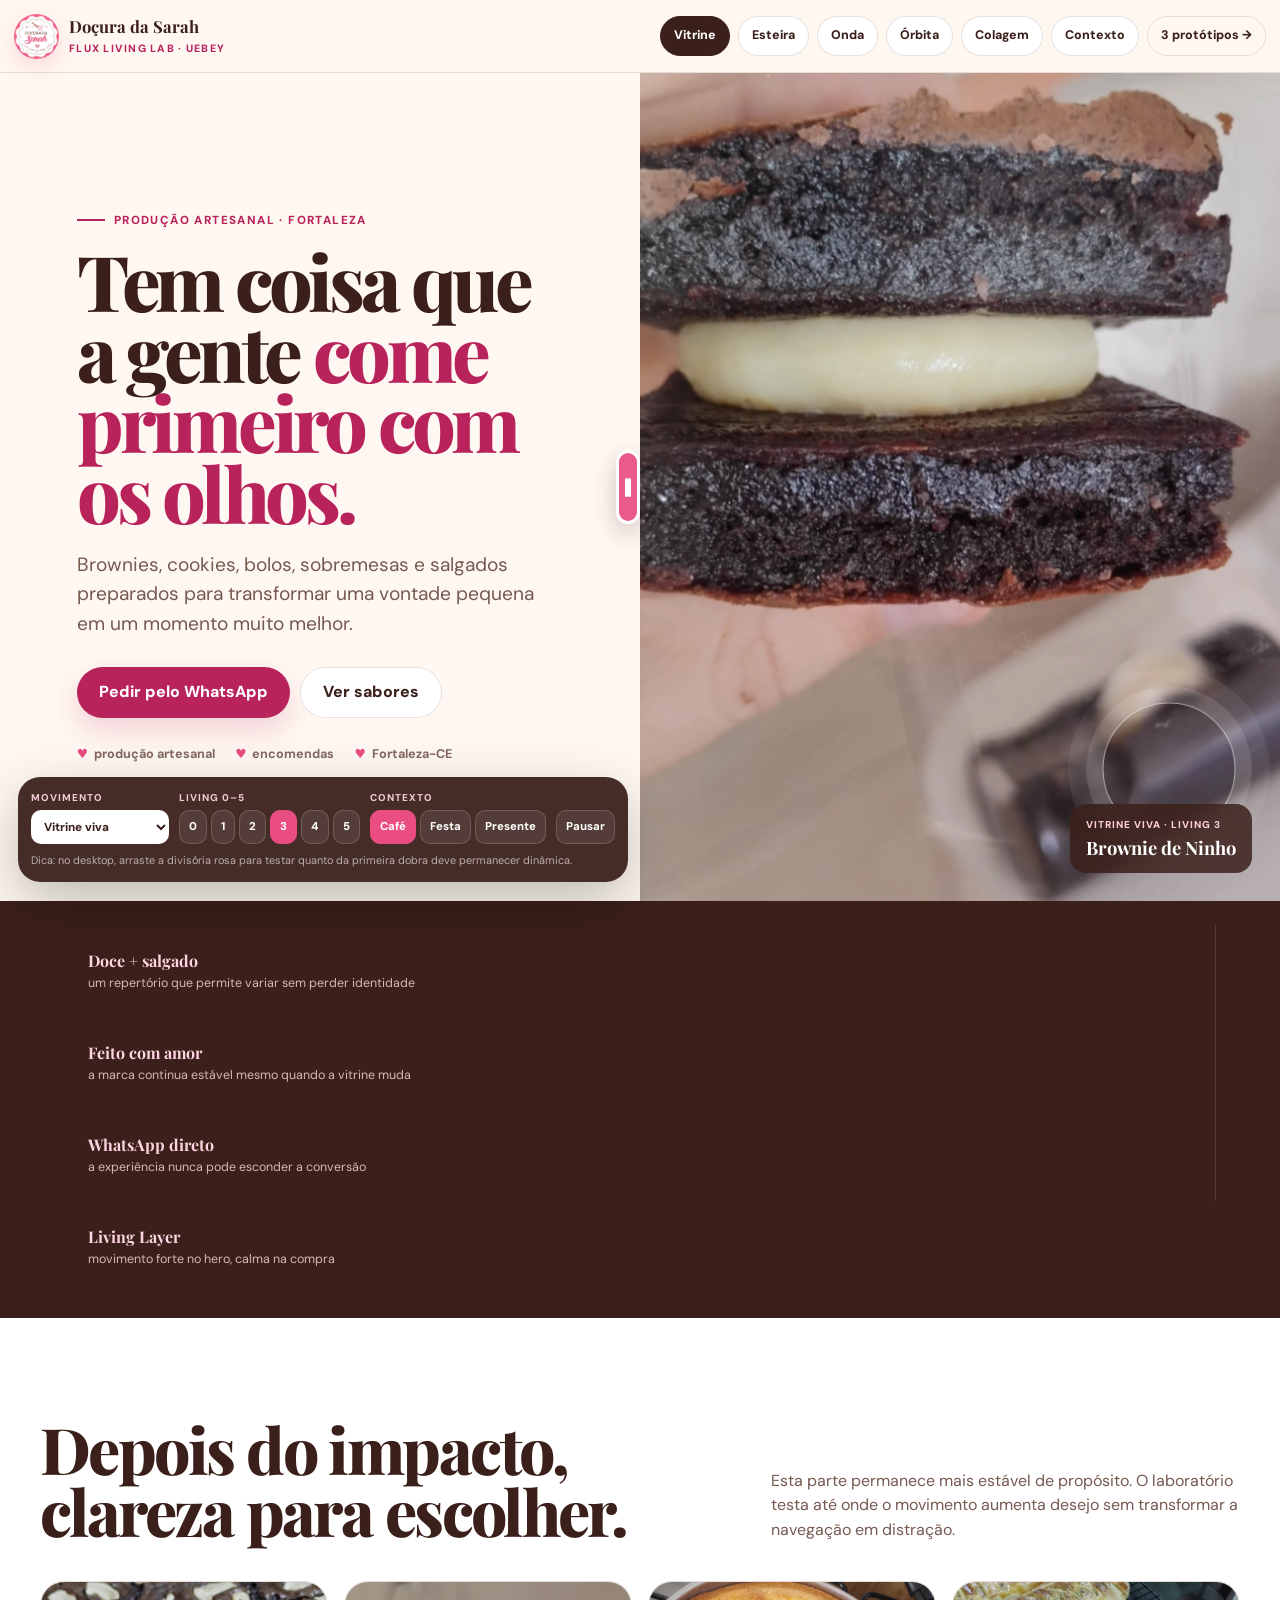
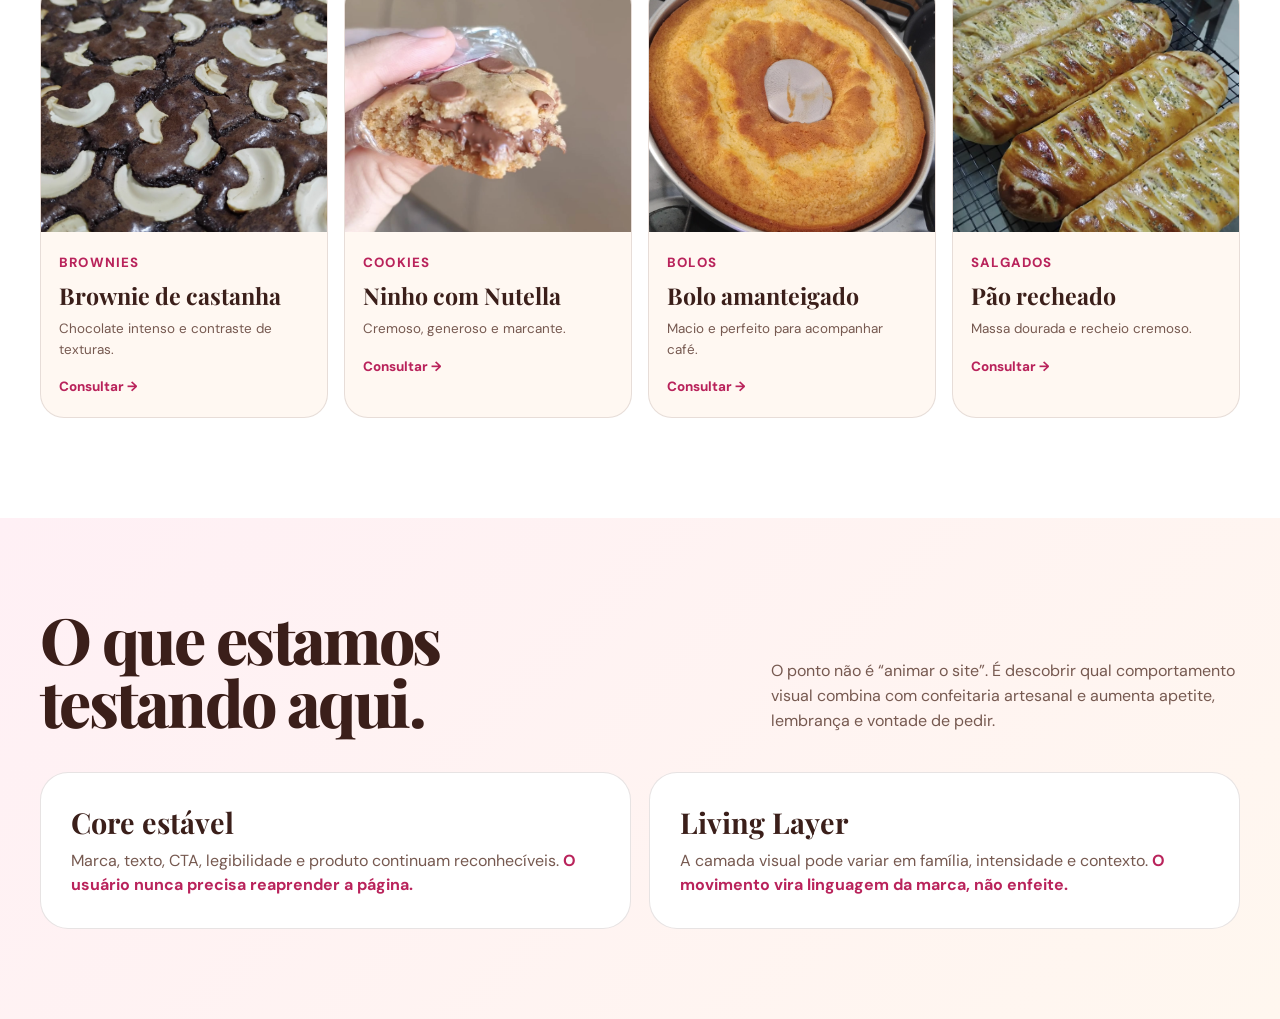
<file: lab/index.html>
<!doctype html><html lang="pt-BR"><head><meta charset="utf-8"><meta name="viewport" content="width=device-width,initial-scale=1"><meta http-equiv="refresh" content="0;url=../flux-lab/"><link rel="canonical" href="../flux-lab/"><title>Doçura da Sarah — Lab</title></head><body><p><a href="../flux-lab/">Abrir laboratório Doçura da Sarah</a></p></body></html>
</file>
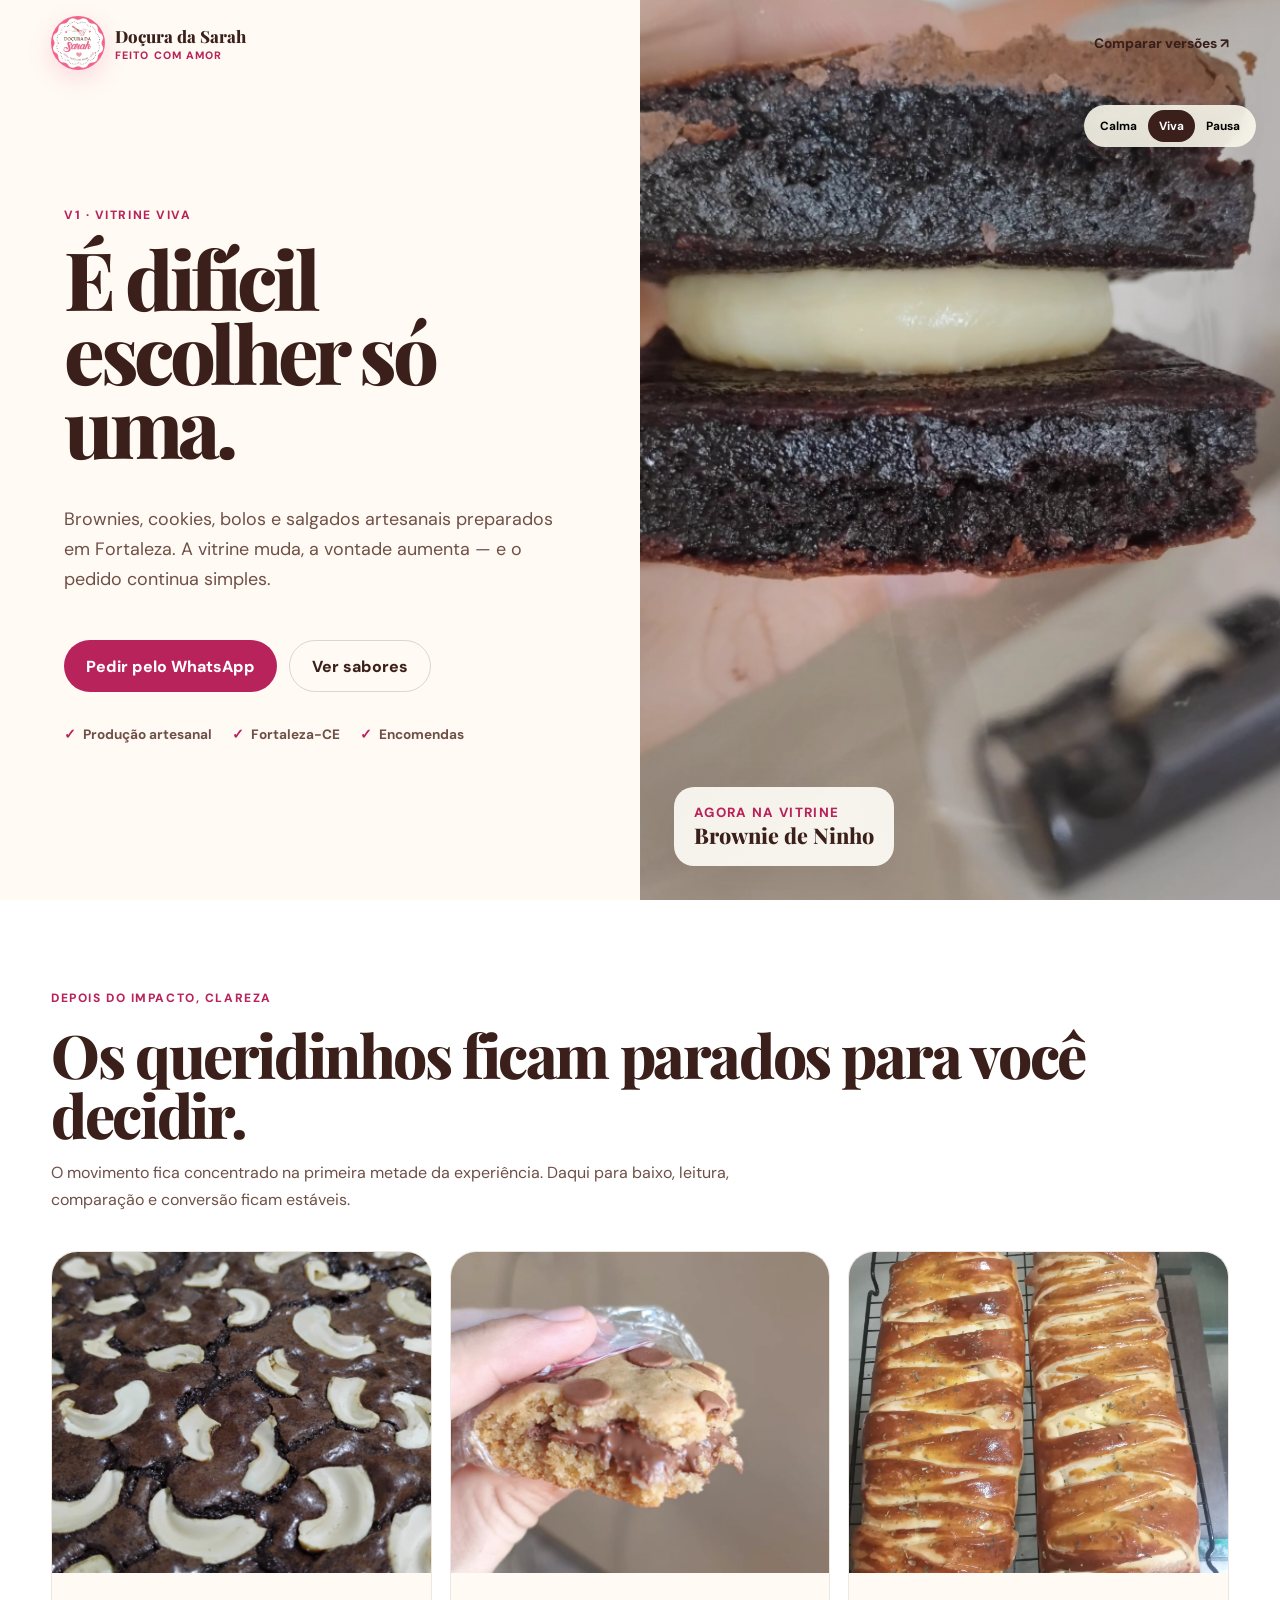
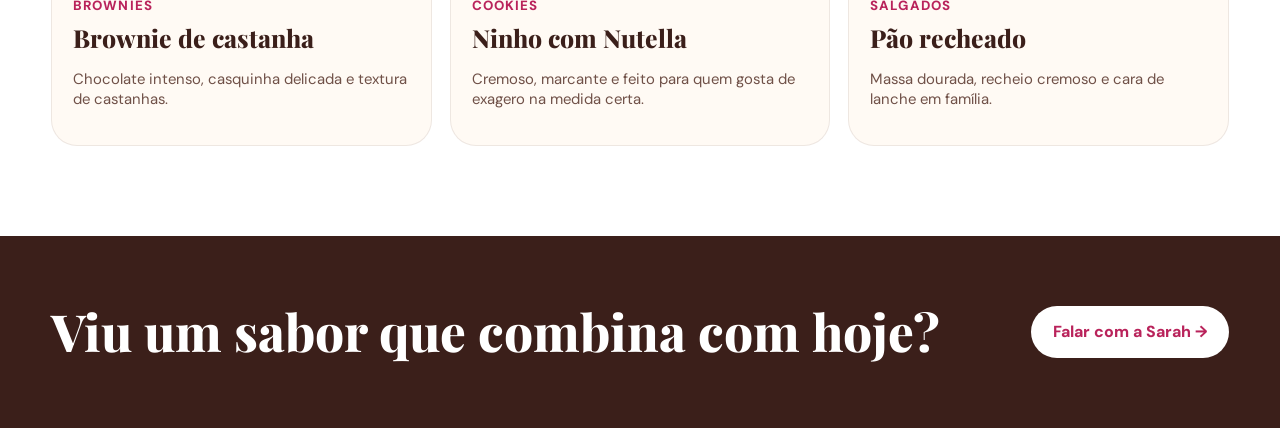
<file: experimentos-dinamicos/v1/index.html>
<!doctype html><html lang="pt-BR"><head><meta charset="utf-8"><meta name="viewport" content="width=device-width,initial-scale=1"><title>Doçura da Sarah — Vitrine Viva</title><meta name="robots" content="noindex,nofollow"><style>
@import url('https://fonts.googleapis.com/css2?family=DM+Sans:wght@400;500;600;700;800&family=Playfair+Display:wght@700;800&display=swap');
:root{--pink:#e94d82;--deep:#b9235b;--cream:#fffaf4;--brown:#3b1f1a;--muted:#6f5047;--speed:5.4s}*{box-sizing:border-box}html{scroll-behavior:smooth}body{margin:0;background:var(--cream);color:var(--brown);font-family:'DM Sans',sans-serif}img{display:block;max-width:100%}a{text-decoration:none;color:inherit}.nav{position:absolute;inset:0 0 auto;z-index:30;height:86px;display:flex;align-items:center;padding:0 4vw}.brand{display:flex;align-items:center;gap:10px}.brand img{width:54px;height:54px;border-radius:50%;box-shadow:0 8px 25px #e94d8230}.brand strong{font:800 1.05rem 'Playfair Display',serif}.brand small{display:block;color:var(--deep);font-weight:800;font-size:.67rem;text-transform:uppercase;letter-spacing:.1em}.nav .back{margin-left:auto;font-weight:800;font-size:.86rem}.hero{min-height:100svh;display:grid;grid-template-columns:1fr 1fr;overflow:hidden}.copy{display:flex;flex-direction:column;justify-content:center;padding:120px clamp(28px,5vw,88px) 70px;position:relative}.ey{font-size:.75rem;font-weight:800;letter-spacing:.13em;text-transform:uppercase;color:var(--deep);margin-bottom:18px}.copy h1{font:800 clamp(3.5rem,6.3vw,7rem)/.92 'Playfair Display',serif;letter-spacing:-.055em;margin:0 0 24px;max-width:760px}.copy p{font-size:clamp(1.02rem,1.4vw,1.25rem);line-height:1.65;color:var(--muted);max-width:630px}.actions{display:flex;gap:12px;flex-wrap:wrap;margin-top:28px}.btn{display:inline-flex;align-items:center;justify-content:center;min-height:52px;padding:13px 22px;border-radius:999px;background:var(--deep);color:#fff;font-weight:800}.btn.alt{background:transparent;color:var(--brown);border:1px solid #3b1f1a2b}.proof{display:flex;gap:20px;flex-wrap:wrap;margin-top:34px;font-size:.85rem;font-weight:700;color:var(--muted)}.proof span:before{content:'✓';color:var(--deep);margin-right:7px}.motion{position:relative;min-height:100%;background:#f8c9d8;overflow:hidden}.slide{position:absolute;inset:0;opacity:0;transform:scale(1.08);transition:opacity 1.15s ease,transform var(--speed) ease}.slide.active{opacity:1;transform:scale(1)}.slide img{width:100%;height:100%;object-fit:cover}.motion:after{content:'';position:absolute;inset:0;background:linear-gradient(90deg,rgba(59,31,26,.08),transparent 30%,rgba(59,31,26,.12));pointer-events:none}.caption{position:absolute;left:34px;bottom:34px;z-index:5;background:#fffdf8e8;backdrop-filter:blur(14px);padding:17px 20px;border-radius:20px;box-shadow:0 20px 50px #3b1f1a24;min-width:220px}.caption small{display:block;color:var(--deep);font-weight:800;text-transform:uppercase;letter-spacing:.1em}.caption strong{font:800 1.35rem 'Playfair Display',serif}.control{position:absolute;right:24px;top:105px;z-index:9;display:flex;background:#fffdf0de;padding:5px;border-radius:999px;backdrop-filter:blur(12px)}.control button{border:0;background:transparent;padding:8px 11px;border-radius:999px;font:700 .74rem 'DM Sans';cursor:pointer}.control button.on{background:var(--brown);color:#fff}.section{padding:90px 4vw;background:#fff}.section .inner{max-width:1180px;margin:auto}.section h2{font:800 clamp(2.4rem,4.7vw,4.5rem)/1 'Playfair Display',serif;letter-spacing:-.04em;margin:0 0 14px}.lead{color:var(--muted);max-width:720px;line-height:1.65}.cards{display:grid;grid-template-columns:repeat(3,1fr);gap:18px;margin-top:38px}.card{border-radius:26px;overflow:hidden;background:var(--cream);border:1px solid #3b1f1a16}.card img{width:100%;aspect-ratio:1.18/1;object-fit:cover}.card div{padding:21px}.card small{color:var(--deep);font-weight:800;text-transform:uppercase;letter-spacing:.08em}.card h3{font:800 1.55rem 'Playfair Display',serif;margin:6px 0 8px}.card p{color:var(--muted);font-size:.93rem}.cta{padding:70px 4vw;background:var(--brown);color:#fff}.cta .inner{max-width:1180px;margin:auto;display:flex;align-items:center;gap:28px}.cta h2{font:800 clamp(2rem,4vw,4rem)/1 'Playfair Display',serif;margin:0}.cta .btn{margin-left:auto;background:#fff;color:var(--deep)}@media(max-width:800px){.nav{position:relative;height:76px}.hero{grid-template-columns:1fr;min-height:0}.copy{padding:48px 24px 54px}.copy h1{font-size:clamp(3rem,14vw,5.4rem)}.motion{min-height:62svh}.control{top:18px}.cards{grid-template-columns:1fr}.cta .inner{display:block}.cta .btn{margin-top:22px}}@media(prefers-reduced-motion:reduce){*{scroll-behavior:auto!important}.slide{transition:none!important;transform:none!important}}
</style></head><body><header class="nav"><a class="brand" href="../../"><img src="../../assets/images/logo-docura-da-sarah-01.png" alt=""><span><strong>Doçura da Sarah</strong><small>feito com amor</small></span></a><a class="back" href="../">Comparar versões ↗</a></header><main><section class="hero"><div class="copy"><div class="ey">V1 · Vitrine Viva</div><h1>É difícil escolher só uma.</h1><p>Brownies, cookies, bolos e salgados artesanais preparados em Fortaleza. A vitrine muda, a vontade aumenta — e o pedido continua simples.</p><div class="actions"><a class="btn" href="https://wa.me/5585988208245?text=Ol%C3%A1%2C%20Sarah!%20Vim%20pela%20Vitrine%20Viva%20e%20gostaria%20de%20fazer%20um%20pedido." target="_blank">Pedir pelo WhatsApp</a><a class="btn alt" href="#sabores">Ver sabores</a></div><div class="proof"><span>Produção artesanal</span><span>Fortaleza-CE</span><span>Encomendas</span></div></div><div class="motion" id="motion"><div class="control" aria-label="Intensidade do movimento"><button data-mode="calma">Calma</button><button class="on" data-mode="viva">Viva</button><button data-mode="pausa">Pausa</button></div><div class="slide active" data-name="Brownie de Ninho"><img src="../../assets/images/brownie-de-ninho-01.png" alt="Brownie de Ninho"></div><div class="slide" data-name="Cookie Ninho + Nutella"><img src="../../assets/images/cookie-ninho-com-nutella-01.png" alt="Cookie de Ninho com Nutella"></div><div class="slide" data-name="Pão recheado"><img src="../../assets/images/pao-recheado-01.png" alt="Pão recheado"></div><div class="slide" data-name="Bolo amanteigado"><img src="../../assets/images/bolo-fofo-amanteigado-01.png" alt="Bolo amanteigado"></div><div class="caption"><small>agora na vitrine</small><strong id="label">Brownie de Ninho</strong></div></div></section><section class="section" id="sabores"><div class="inner"><div class="ey">Depois do impacto, clareza</div><h2>Os queridinhos ficam parados para você decidir.</h2><p class="lead">O movimento fica concentrado na primeira metade da experiência. Daqui para baixo, leitura, comparação e conversão ficam estáveis.</p><div class="cards"><article class="card"><img src="../../assets/images/brownie-de-castanha-01.png" alt=""><div><small>Brownies</small><h3>Brownie de castanha</h3><p>Chocolate intenso, casquinha delicada e textura de castanhas.</p></div></article><article class="card"><img src="../../assets/images/cookie-ninho-com-nutella-01.png" alt=""><div><small>Cookies</small><h3>Ninho com Nutella</h3><p>Cremoso, marcante e feito para quem gosta de exagero na medida certa.</p></div></article><article class="card"><img src="../../assets/images/pao-recheado-02.png" alt=""><div><small>Salgados</small><h3>Pão recheado</h3><p>Massa dourada, recheio cremoso e cara de lanche em família.</p></div></article></div></div></section><section class="cta"><div class="inner"><h2>Viu um sabor que combina com hoje?</h2><a class="btn" href="https://wa.me/5585988208245" target="_blank">Falar com a Sarah →</a></div></section></main><script>
const slides=[...document.querySelectorAll('.slide')],label=document.querySelector('#label'),buttons=[...document.querySelectorAll('.control button')];let i=0,timer,speed=3200,paused=false;function show(n){slides[i].classList.remove('active');i=n%slides.length;slides[i].classList.add('active');label.textContent=slides[i].dataset.name}function cycle(){clearInterval(timer);if(!paused)timer=setInterval(()=>show(i+1),speed)}cycle();buttons.forEach(b=>b.onclick=()=>{buttons.forEach(x=>x.classList.remove('on'));b.classList.add('on');if(b.dataset.mode==='pausa'){paused=true;clearInterval(timer)}else{paused=false;speed=b.dataset.mode==='calma'?5200:3200;document.documentElement.style.setProperty('--speed',b.dataset.mode==='calma'?'8s':'5.4s');cycle()}});let m=document.querySelector('#motion');m.addEventListener('pointermove',e=>{if(paused)return;let x=(e.offsetX/m.clientWidth-.5)*8,y=(e.offsetY/m.clientHeight-.5)*8;slides[i].style.transform=`scale(1.02) translate(${x}px,${y}px)`});m.addEventListener('pointerleave',()=>slides.forEach(s=>s.style.transform=''));
</script></body></html>
</file>
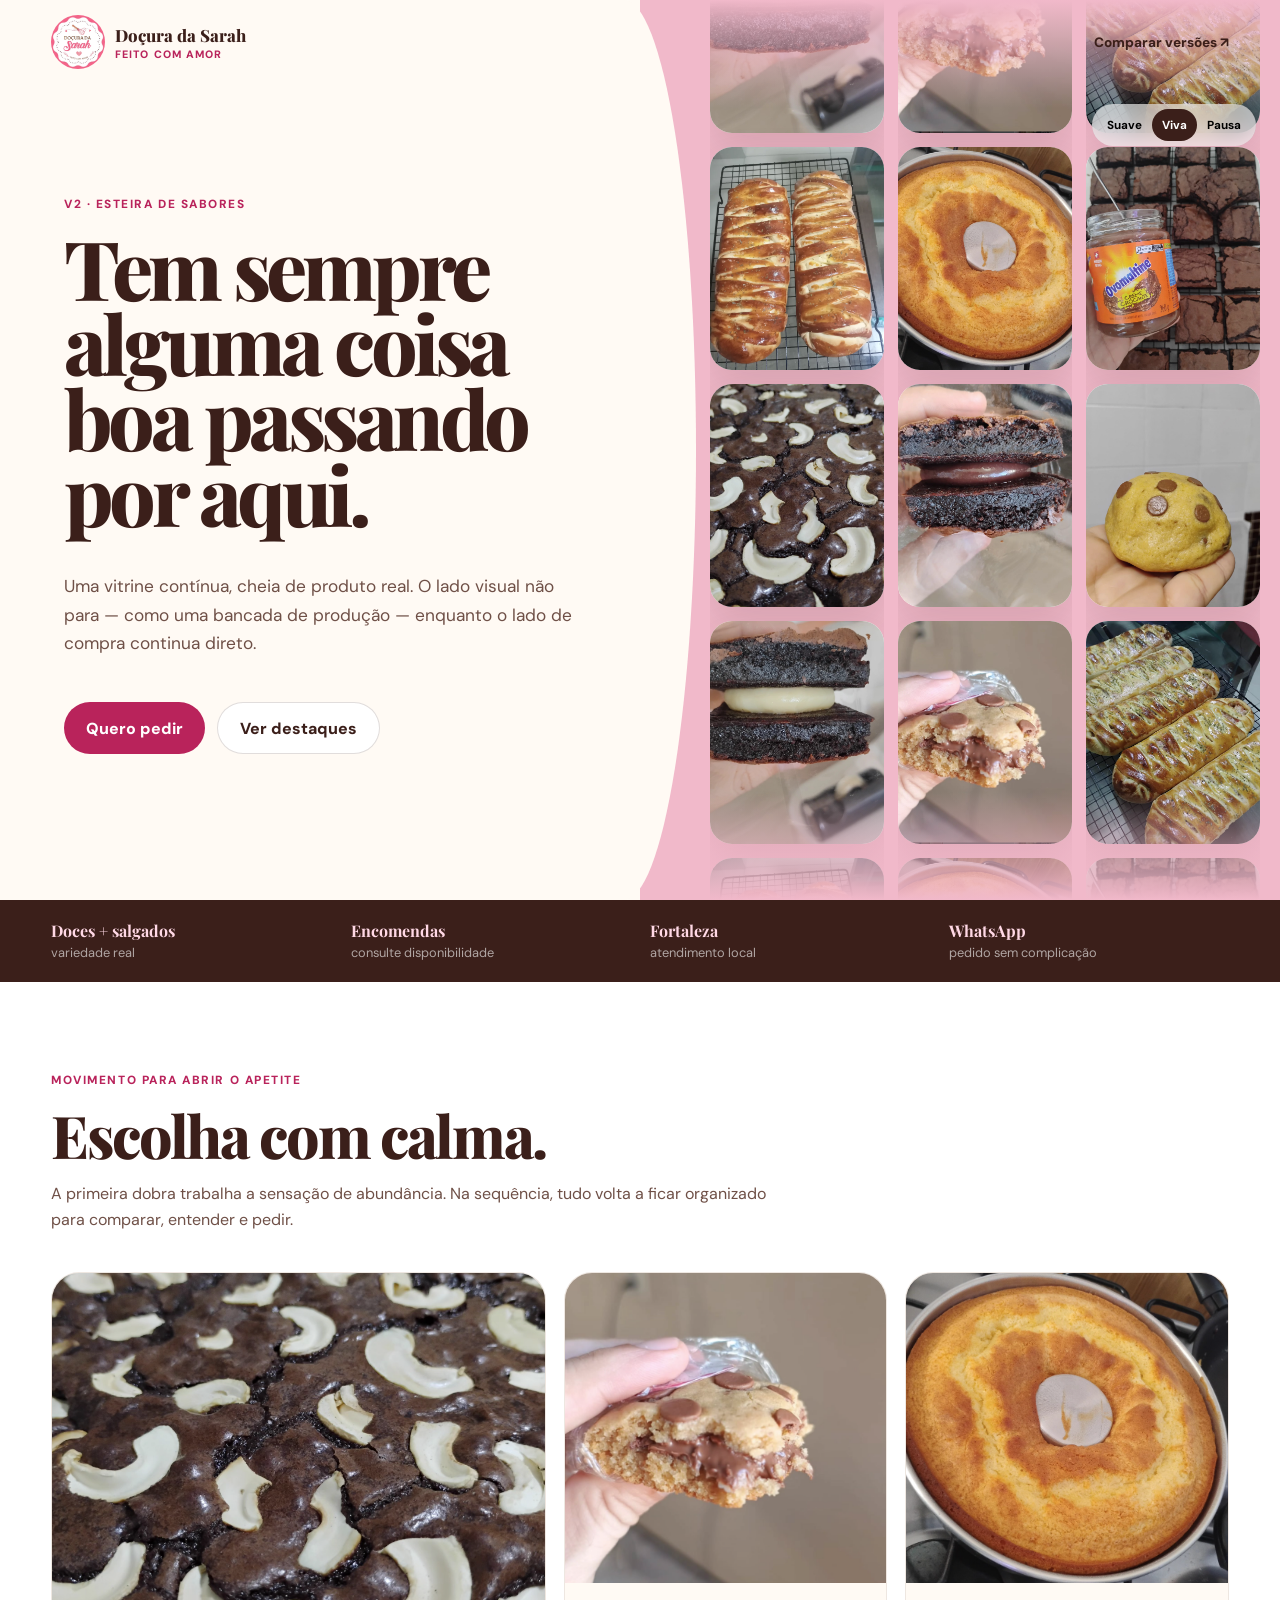
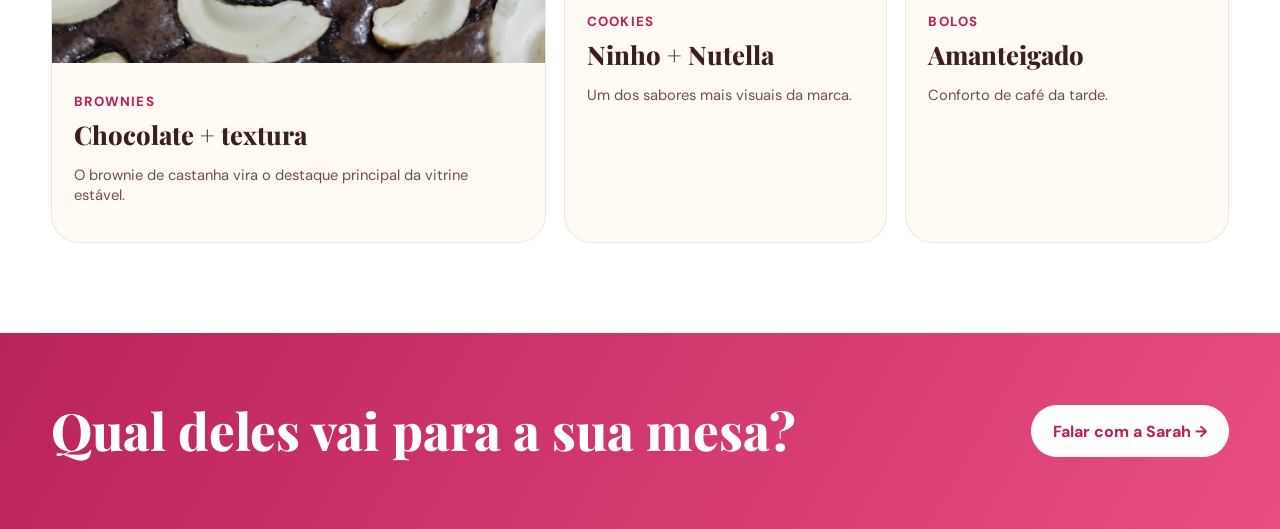
<file: experimentos-dinamicos/v2/index.html>
<!doctype html><html lang="pt-BR"><head><meta charset="utf-8"><meta name="viewport" content="width=device-width,initial-scale=1"><title>Doçura da Sarah — Esteira de Sabores</title><meta name="robots" content="noindex,nofollow"><style>
@import url('https://fonts.googleapis.com/css2?family=DM+Sans:wght@400;600;700;800&family=Playfair+Display:wght@700;800&display=swap');
:root{--pink:#e94d82;--deep:#b9235b;--cream:#fffaf4;--brown:#3b1f1a;--muted:#6f5047;--dur:18s}*{box-sizing:border-box}body{margin:0;background:var(--cream);color:var(--brown);font-family:'DM Sans',sans-serif}a{text-decoration:none;color:inherit}.nav{position:absolute;z-index:20;left:0;right:0;top:0;height:84px;display:flex;align-items:center;padding:0 4vw}.brand{display:flex;gap:10px;align-items:center}.brand img{width:54px;height:54px;border-radius:50%}.brand strong{font:800 1.05rem 'Playfair Display',serif}.brand small{display:block;color:var(--deep);font-weight:800;font-size:.67rem;text-transform:uppercase;letter-spacing:.1em}.back{margin-left:auto;font-weight:800;font-size:.85rem}.hero{min-height:100svh;display:grid;grid-template-columns:1fr 1fr;overflow:hidden}.copy{position:relative;z-index:3;display:flex;flex-direction:column;justify-content:center;padding:120px clamp(30px,5vw,90px) 70px;background:var(--cream)}.copy:after{content:'';position:absolute;z-index:-1;right:-56px;top:0;width:120px;height:100%;background:var(--cream);border-radius:0 60% 60% 0/0 50% 50% 0}.ey{font-size:.74rem;font-weight:800;letter-spacing:.13em;text-transform:uppercase;color:var(--deep);margin-bottom:18px}.copy h1{font:800 clamp(3.4rem,6.4vw,7rem)/.92 'Playfair Display',serif;letter-spacing:-.055em;margin:0 0 24px;max-width:760px}.copy p{font-size:clamp(1rem,1.35vw,1.2rem);line-height:1.65;color:var(--muted);max-width:620px}.actions{display:flex;gap:12px;flex-wrap:wrap;margin-top:27px}.btn{display:inline-flex;min-height:52px;align-items:center;justify-content:center;padding:13px 22px;border-radius:999px;background:var(--deep);color:white;font-weight:800}.btn.alt{background:white;color:var(--brown);border:1px solid #3b1f1a26}.stage{position:relative;background:#f1b9ca;overflow:hidden;padding:0 20px 0 70px;display:grid;grid-template-columns:repeat(3,1fr);gap:14px}.lane{position:relative;overflow:hidden}.track{position:absolute;left:0;right:0;top:-10%;display:flex;flex-direction:column;gap:14px;animation:flow var(--dur) linear infinite}.lane:nth-child(2) .track{animation-direction:reverse;animation-duration:calc(var(--dur) * 1.15)}.lane:nth-child(3) .track{animation-duration:calc(var(--dur) * .82)}@keyframes flow{to{transform:translateY(-50%)}}.tile{border-radius:22px;overflow:hidden;background:white;box-shadow:0 18px 40px #3b1f1a22;aspect-ratio:.78/1}.tile img{width:100%;height:100%;object-fit:cover}.stage:after{content:'';position:absolute;inset:0;background:linear-gradient(#f1b9ca 0%,transparent 12%,transparent 88%,#f1b9ca 100%);pointer-events:none}.control{position:absolute;z-index:10;right:24px;top:104px;display:flex;background:#fff9;padding:5px;border-radius:999px;backdrop-filter:blur(12px)}.control button{border:0;background:transparent;padding:8px 10px;border-radius:999px;font:700 .73rem 'DM Sans';cursor:pointer}.control .on{background:var(--brown);color:white}.bar{background:var(--brown);color:#fff;padding:20px 4vw}.bar .inner{max-width:1180px;margin:auto;display:grid;grid-template-columns:repeat(4,1fr);gap:20px}.bar strong{display:block;font-family:'Playfair Display',serif;color:#ffd8e5}.bar span{font-size:.8rem;color:#fff9}.section{padding:90px 4vw;background:#fff}.inner{max-width:1180px;margin:auto}.section h2{font:800 clamp(2.4rem,4.6vw,4.5rem)/1 'Playfair Display',serif;letter-spacing:-.04em;margin:0 0 12px}.lead{color:var(--muted);max-width:750px;line-height:1.65}.row{display:grid;grid-template-columns:1.3fr .85fr .85fr;gap:18px;margin-top:38px}.product{border-radius:28px;overflow:hidden;background:var(--cream);border:1px solid #3b1f1a16}.product img{width:100%;height:310px;object-fit:cover}.product:first-child img{height:390px}.product div{padding:22px}.product small{color:var(--deep);font-weight:800;text-transform:uppercase;letter-spacing:.09em}.product h3{font:800 1.6rem 'Playfair Display',serif;margin:6px 0}.product p{color:var(--muted);font-size:.92rem}.cta{padding:72px 4vw;background:linear-gradient(120deg,#b9235b,#e94d82);color:#fff}.cta .inner{display:flex;align-items:center;gap:24px}.cta h2{font:800 clamp(2rem,4vw,4rem)/1 'Playfair Display',serif;margin:0}.cta .btn{margin-left:auto;background:white;color:var(--deep)}@media(max-width:800px){.nav{position:relative}.hero{grid-template-columns:1fr;min-height:0}.copy{padding:50px 24px}.copy:after{display:none}.stage{height:70svh;padding:0 14px;grid-template-columns:repeat(3,1fr)}.control{top:16px}.bar .inner{grid-template-columns:1fr 1fr}.row{grid-template-columns:1fr}.product img,.product:first-child img{height:300px}.cta .inner{display:block}.cta .btn{margin-top:22px}}@media(prefers-reduced-motion:reduce){.track{animation-play-state:paused!important}}
</style></head><body><header class="nav"><a class="brand" href="../../"><img src="../../assets/images/logo-docura-da-sarah-01.png" alt=""><span><strong>Doçura da Sarah</strong><small>feito com amor</small></span></a><a class="back" href="../">Comparar versões ↗</a></header><main><section class="hero"><div class="copy"><div class="ey">V2 · Esteira de Sabores</div><h1>Tem sempre alguma coisa boa passando por aqui.</h1><p>Uma vitrine contínua, cheia de produto real. O lado visual não para — como uma bancada de produção — enquanto o lado de compra continua direto.</p><div class="actions"><a class="btn" href="https://wa.me/5585988208245?text=Ol%C3%A1%2C%20Sarah!%20Vim%20pela%20Esteira%20de%20Sabores%20e%20gostaria%20de%20fazer%20um%20pedido." target="_blank">Quero pedir</a><a class="btn alt" href="#destaques">Ver destaques</a></div></div><div class="stage"><div class="control"><button data-speed="26">Suave</button><button class="on" data-speed="18">Viva</button><button data-speed="0">Pausa</button></div><div class="lane"><div class="track"><div class="tile"><img src="../../assets/images/brownie-de-ninho-01.png" alt=""></div><div class="tile"><img src="../../assets/images/pao-recheado-02.png" alt=""></div><div class="tile"><img src="../../assets/images/brownie-de-castanha-01.png" alt=""></div><div class="tile"><img src="../../assets/images/brownie-de-ninho-01.png" alt=""></div><div class="tile"><img src="../../assets/images/pao-recheado-02.png" alt=""></div><div class="tile"><img src="../../assets/images/brownie-de-castanha-01.png" alt=""></div></div></div><div class="lane"><div class="track"><div class="tile"><img src="../../assets/images/cookie-ninho-com-nutella-01.png" alt=""></div><div class="tile"><img src="../../assets/images/bolo-fofo-amanteigado-01.png" alt=""></div><div class="tile"><img src="../../assets/images/brownie-de-brigadeiro-02.png" alt=""></div><div class="tile"><img src="../../assets/images/cookie-ninho-com-nutella-01.png" alt=""></div><div class="tile"><img src="../../assets/images/bolo-fofo-amanteigado-01.png" alt=""></div><div class="tile"><img src="../../assets/images/brownie-de-brigadeiro-02.png" alt=""></div></div></div><div class="lane"><div class="track"><div class="tile"><img src="../../assets/images/pao-recheado-01.png" alt=""></div><div class="tile"><img src="../../assets/images/brownie-de-ovomaltine-01.png" alt=""></div><div class="tile"><img src="../../assets/images/cookie-com-gotas-de-chocolate-01.png" alt=""></div><div class="tile"><img src="../../assets/images/pao-recheado-01.png" alt=""></div><div class="tile"><img src="../../assets/images/brownie-de-ovomaltine-01.png" alt=""></div><div class="tile"><img src="../../assets/images/cookie-com-gotas-de-chocolate-01.png" alt=""></div></div></div></div></section><section class="bar"><div class="inner"><div><strong>Doces + salgados</strong><span>variedade real</span></div><div><strong>Encomendas</strong><span>consulte disponibilidade</span></div><div><strong>Fortaleza</strong><span>atendimento local</span></div><div><strong>WhatsApp</strong><span>pedido sem complicação</span></div></div></section><section class="section" id="destaques"><div class="inner"><div class="ey">Movimento para abrir o apetite</div><h2>Escolha com calma.</h2><p class="lead">A primeira dobra trabalha a sensação de abundância. Na sequência, tudo volta a ficar organizado para comparar, entender e pedir.</p><div class="row"><article class="product"><img src="../../assets/images/brownie-de-castanha-01.png" alt=""><div><small>Brownies</small><h3>Chocolate + textura</h3><p>O brownie de castanha vira o destaque principal da vitrine estável.</p></div></article><article class="product"><img src="../../assets/images/cookie-ninho-com-nutella-01.png" alt=""><div><small>Cookies</small><h3>Ninho + Nutella</h3><p>Um dos sabores mais visuais da marca.</p></div></article><article class="product"><img src="../../assets/images/bolo-fofo-amanteigado-01.png" alt=""><div><small>Bolos</small><h3>Amanteigado</h3><p>Conforto de café da tarde.</p></div></article></div></div></section><section class="cta"><div class="inner"><h2>Qual deles vai para a sua mesa?</h2><a class="btn" href="https://wa.me/5585988208245" target="_blank">Falar com a Sarah →</a></div></section></main><script>
const root=document.documentElement,tracks=[...document.querySelectorAll('.track')],bs=[...document.querySelectorAll('.control button')];bs.forEach(b=>b.onclick=()=>{bs.forEach(x=>x.classList.remove('on'));b.classList.add('on');const s=+b.dataset.speed;if(!s){tracks.forEach(t=>t.style.animationPlayState='paused')}else{root.style.setProperty('--dur',s+'s');tracks.forEach(t=>t.style.animationPlayState='running')}});
</script></body></html>
</file>
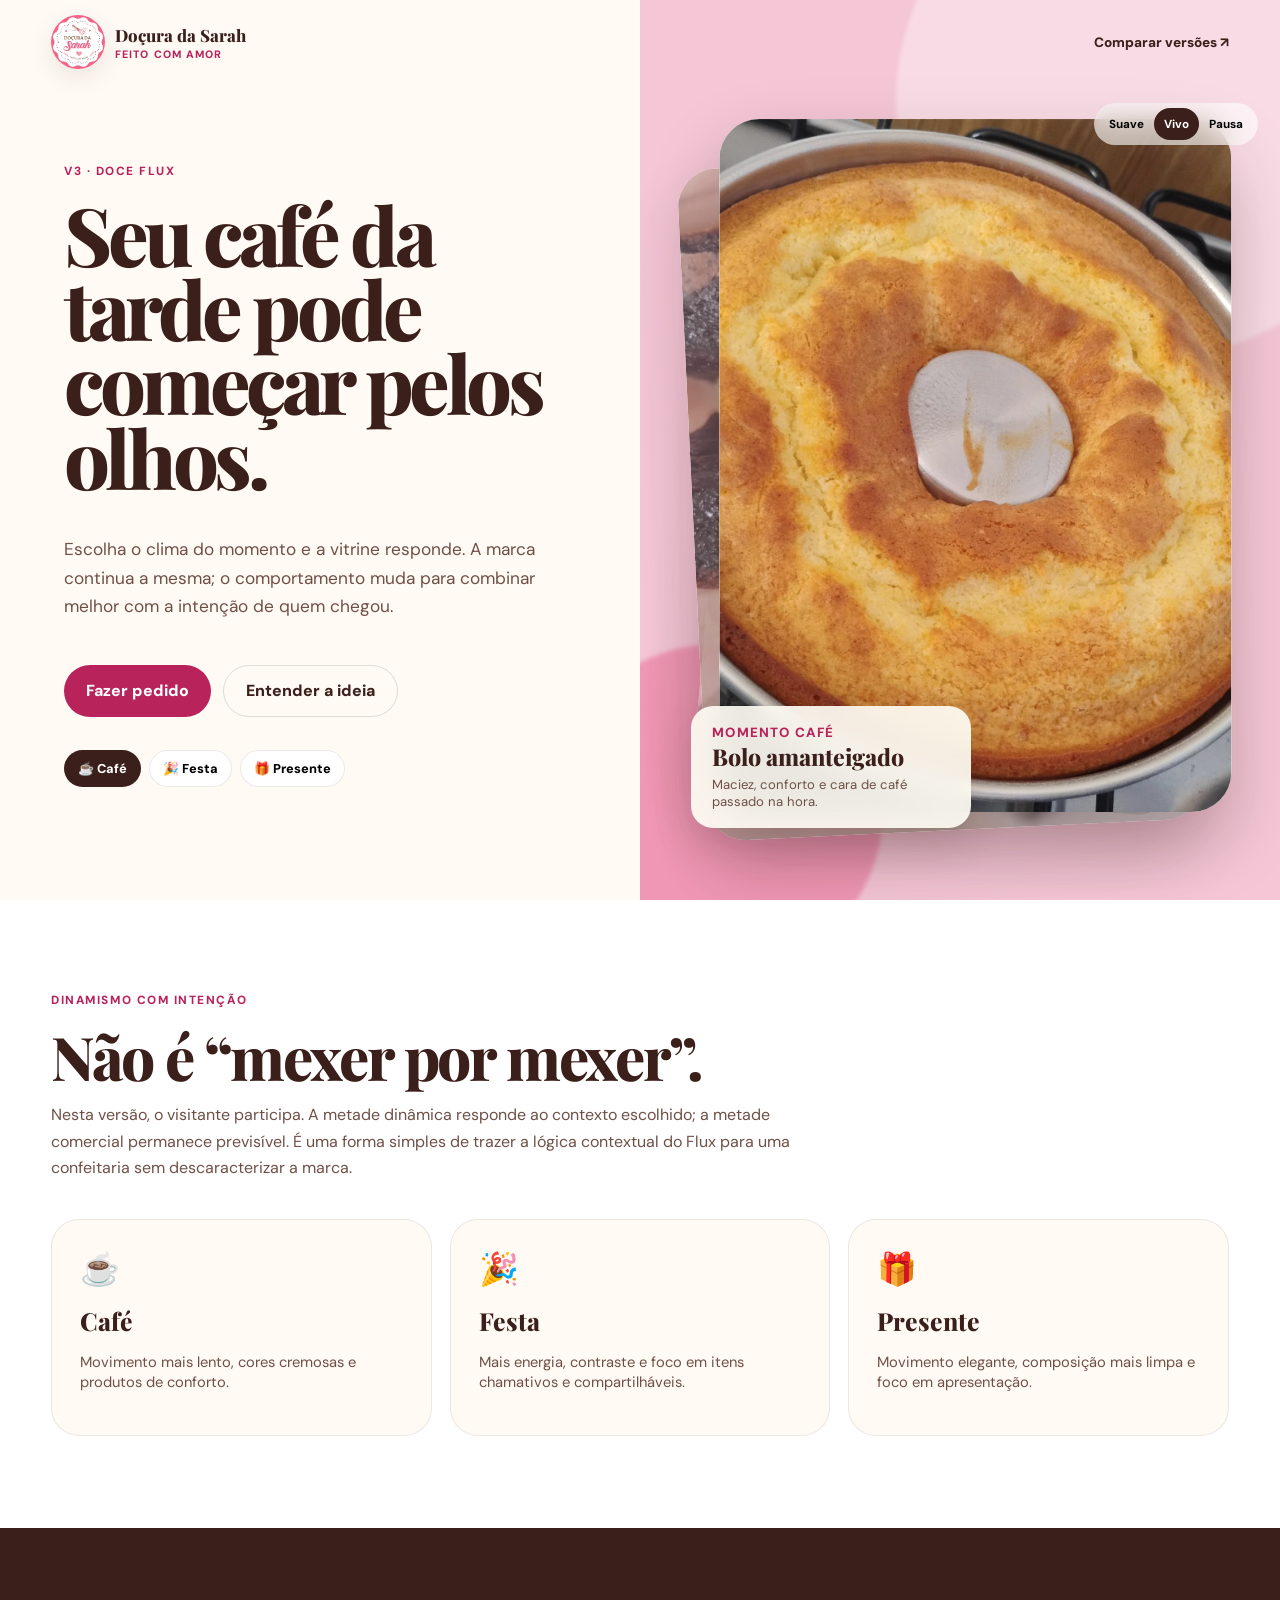
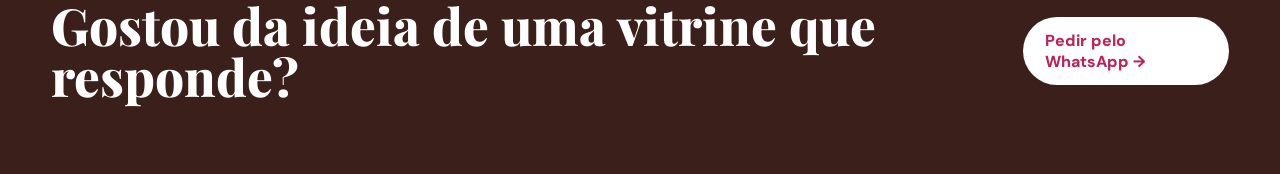
<file: experimentos-dinamicos/v3/index.html>
<!doctype html><html lang="pt-BR"><head><meta charset="utf-8"><meta name="viewport" content="width=device-width,initial-scale=1"><title>Doçura da Sarah — Doce Flux</title><meta name="robots" content="noindex,nofollow"><style>
@import url('https://fonts.googleapis.com/css2?family=DM+Sans:wght@400;600;700;800&family=Playfair+Display:wght@700;800&display=swap');
:root{--pink:#e94d82;--deep:#b9235b;--cream:#fffaf4;--brown:#3b1f1a;--muted:#6f5047;--accent:#e94d82;--bg:#f4c6d6;--tilt:5deg;--dur:7s}*{box-sizing:border-box}body{margin:0;background:var(--cream);color:var(--brown);font-family:'DM Sans',sans-serif}a{text-decoration:none;color:inherit}.nav{position:absolute;z-index:25;left:0;right:0;top:0;height:84px;display:flex;align-items:center;padding:0 4vw}.brand{display:flex;align-items:center;gap:10px}.brand img{width:54px;height:54px;border-radius:50%;box-shadow:0 8px 24px #3b1f1a18}.brand strong{font:800 1.05rem 'Playfair Display',serif}.brand small{display:block;font-size:.67rem;text-transform:uppercase;color:var(--deep);font-weight:800;letter-spacing:.1em}.back{margin-left:auto;font-weight:800;font-size:.85rem}.hero{min-height:100svh;display:grid;grid-template-columns:1fr 1fr;overflow:hidden}.copy{display:flex;flex-direction:column;justify-content:center;padding:118px clamp(30px,5vw,90px) 68px;position:relative}.ey{font-size:.74rem;font-weight:800;letter-spacing:.13em;text-transform:uppercase;color:var(--deep);margin-bottom:18px}.copy h1{font:800 clamp(3.5rem,6.3vw,7rem)/.92 'Playfair Display',serif;letter-spacing:-.055em;margin:0 0 24px}.copy p{font-size:clamp(1rem,1.35vw,1.2rem);line-height:1.65;color:var(--muted);max-width:620px}.actions{display:flex;gap:12px;flex-wrap:wrap;margin-top:27px}.btn{display:inline-flex;min-height:52px;align-items:center;justify-content:center;padding:13px 22px;border-radius:999px;background:var(--deep);color:white;font-weight:800}.btn.alt{background:transparent;color:var(--brown);border:1px solid #3b1f1a26}.modes{display:flex;gap:8px;flex-wrap:wrap;margin-top:33px}.modes button{border:1px solid #3b1f1a18;background:white;border-radius:999px;padding:9px 13px;font:800 .8rem 'DM Sans';cursor:pointer}.modes button.on{background:var(--brown);color:white}.stage{position:relative;overflow:hidden;background:var(--bg);transition:background .6s ease}.blob{position:absolute;border-radius:50%;filter:blur(2px);opacity:.38;animation:float var(--dur) ease-in-out infinite}.b1{width:40vw;height:40vw;right:-10vw;top:-12vw;background:#fff}.b2{width:26vw;height:26vw;left:-7vw;bottom:-6vw;background:var(--accent);animation-delay:-2s}@keyframes float{50%{transform:translate(5%,7%) scale(1.08)}}.stack{position:absolute;inset:14% 10% 9%;perspective:1200px}.card{position:absolute;inset:0;border-radius:40px;overflow:hidden;background:white;box-shadow:0 30px 70px #3b1f1a38;transform-origin:center;transition:transform .8s cubic-bezier(.2,.8,.2,1),opacity .7s ease}.card img{width:100%;height:100%;object-fit:cover}.c1{transform:rotate(var(--tilt)) scale(.94);opacity:.45}.c2{transform:rotate(calc(var(--tilt) * -0.55)) translate(-4%,3%) scale(.97);opacity:.72}.c3{transform:rotate(0) translate(3%,-1%);z-index:3}.badge{position:absolute;z-index:8;left:8%;bottom:8%;background:#fffdf4e9;backdrop-filter:blur(14px);border-radius:22px;padding:18px 21px;box-shadow:0 15px 40px #3b1f1a24;max-width:280px}.badge small{display:block;color:var(--deep);font-weight:800;text-transform:uppercase;letter-spacing:.09em}.badge strong{font:800 1.45rem 'Playfair Display',serif}.badge p{margin:4px 0 0;color:var(--muted);font-size:.82rem}.motionctl{position:absolute;right:22px;top:103px;z-index:9;background:#fff9;border-radius:999px;padding:5px;backdrop-filter:blur(12px);display:flex}.motionctl button{border:0;background:transparent;border-radius:999px;padding:8px 10px;font:700 .73rem 'DM Sans';cursor:pointer}.motionctl .on{background:var(--brown);color:white}.section{padding:92px 4vw;background:#fff}.inner{max-width:1180px;margin:auto}.section h2{font:800 clamp(2.4rem,4.7vw,4.6rem)/1 'Playfair Display',serif;letter-spacing:-.04em;margin:0 0 12px}.lead{max-width:760px;color:var(--muted);line-height:1.65}.moments{display:grid;grid-template-columns:repeat(3,1fr);gap:18px;margin-top:38px}.moment{padding:28px;border-radius:28px;border:1px solid #3b1f1a16;background:var(--cream)}.moment span{font-size:2rem}.moment h3{font:800 1.55rem 'Playfair Display',serif;margin:14px 0 7px}.moment p{color:var(--muted);font-size:.92rem}.cta{padding:72px 4vw;background:var(--brown);color:#fff}.cta .inner{display:flex;align-items:center;gap:24px}.cta h2{font:800 clamp(2rem,4vw,4rem)/1 'Playfair Display',serif;margin:0}.cta .btn{margin-left:auto;background:white;color:var(--deep)}@media(max-width:800px){.nav{position:relative}.hero{grid-template-columns:1fr;min-height:0}.copy{padding:50px 24px}.stage{height:72svh}.stack{inset:13% 8% 10%}.motionctl{top:15px}.moments{grid-template-columns:1fr}.cta .inner{display:block}.cta .btn{margin-top:22px}}@media(prefers-reduced-motion:reduce){.blob{animation:none!important}.card{transition:none!important}}
</style></head><body><header class="nav"><a class="brand" href="../../"><img src="../../assets/images/logo-docura-da-sarah-01.png" alt=""><span><strong>Doçura da Sarah</strong><small>feito com amor</small></span></a><a class="back" href="../">Comparar versões ↗</a></header><main><section class="hero"><div class="copy"><div class="ey">V3 · Doce Flux</div><h1 id="headline">Seu café da tarde pode começar pelos olhos.</h1><p id="desc">Escolha o clima do momento e a vitrine responde. A marca continua a mesma; o comportamento muda para combinar melhor com a intenção de quem chegou.</p><div class="actions"><a class="btn" href="https://wa.me/5585988208245?text=Ol%C3%A1%2C%20Sarah!%20Vim%20pelo%20Doce%20Flux%20e%20gostaria%20de%20fazer%20um%20pedido." target="_blank">Fazer pedido</a><a class="btn alt" href="#momentos">Entender a ideia</a></div><div class="modes" aria-label="Escolha o contexto"><button class="on" data-mode="cafe">☕ Café</button><button data-mode="festa">🎉 Festa</button><button data-mode="presente">🎁 Presente</button></div></div><div class="stage" id="stage"><div class="blob b1"></div><div class="blob b2"></div><div class="motionctl"><button data-move="suave">Suave</button><button class="on" data-move="vivo">Vivo</button><button data-move="pausa">Pausa</button></div><div class="stack" id="stack"><div class="card c1"><img id="img1" src="../../assets/images/cookie-ninho-com-nutella-01.png" alt=""></div><div class="card c2"><img id="img2" src="../../assets/images/brownie-de-ninho-01.png" alt=""></div><div class="card c3"><img id="img3" src="../../assets/images/bolo-fofo-amanteigado-01.png" alt=""></div></div><div class="badge"><small id="badgeSmall">momento café</small><strong id="badgeTitle">Bolo amanteigado</strong><p id="badgeText">Maciez, conforto e cara de café passado na hora.</p></div></div></section><section class="section" id="momentos"><div class="inner"><div class="ey">Dinamismo com intenção</div><h2>Não é “mexer por mexer”.</h2><p class="lead">Nesta versão, o visitante participa. A metade dinâmica responde ao contexto escolhido; a metade comercial permanece previsível. É uma forma simples de trazer a lógica contextual do Flux para uma confeitaria sem descaracterizar a marca.</p><div class="moments"><article class="moment"><span>☕</span><h3>Café</h3><p>Movimento mais lento, cores cremosas e produtos de conforto.</p></article><article class="moment"><span>🎉</span><h3>Festa</h3><p>Mais energia, contraste e foco em itens chamativos e compartilháveis.</p></article><article class="moment"><span>🎁</span><h3>Presente</h3><p>Movimento elegante, composição mais limpa e foco em apresentação.</p></article></div></div></section><section class="cta"><div class="inner"><h2>Gostou da ideia de uma vitrine que responde?</h2><a class="btn" href="https://wa.me/5585988208245" target="_blank">Pedir pelo WhatsApp →</a></div></section></main><script>
const data={cafe:{headline:'Seu café da tarde pode começar pelos olhos.',desc:'Escolha o clima do momento e a vitrine responde. A marca continua a mesma; o comportamento muda para combinar melhor com a intenção de quem chegou.',bg:'#f4c6d6',accent:'#e94d82',tilt:'5deg',imgs:['../../assets/images/cookie-ninho-com-nutella-01.png','../../assets/images/brownie-de-ninho-01.png','../../assets/images/bolo-fofo-amanteigado-01.png'],small:'momento café',title:'Bolo amanteigado',text:'Maciez, conforto e cara de café passado na hora.'},festa:{headline:'Hoje a mesa merece virar assunto.',desc:'A vitrine ganha mais energia e apresenta produtos de impacto visual para aniversários, encontros e momentos de comemoração.',bg:'#ef9fba',accent:'#b9235b',tilt:'8deg',imgs:['../../assets/images/brownie-de-ovomaltine-01.png','../../assets/images/brownie-de-castanha-01.png','../../assets/images/cookie-ninho-com-nutella-01.png'],small:'modo festa',title:'Sabores que aparecem',text:'Mais contraste, mais energia e produtos feitos para chamar atenção.'},presente:{headline:'Tem presente que dá vontade de abrir devagar.',desc:'A dinâmica desacelera, a composição fica mais limpa e a apresentação ganha protagonismo.',bg:'#f7ded9',accent:'#c27672',tilt:'3deg',imgs:['../../assets/images/brownie-de-ninho-01.png','../../assets/images/cookie-com-gotas-de-chocolate-01.png','../../assets/images/brownie-de-castanha-01.png'],small:'modo presente',title:'Bonito antes da primeira mordida',text:'Uma vitrine mais delicada para destacar cuidado e apresentação.'}};const root=document.documentElement,modeBtns=[...document.querySelectorAll('.modes button')];function apply(k){const d=data[k];root.style.setProperty('--bg',d.bg);root.style.setProperty('--accent',d.accent);root.style.setProperty('--tilt',d.tilt);headline.textContent=d.headline;desc.textContent=d.desc;img1.src=d.imgs[0];img2.src=d.imgs[1];img3.src=d.imgs[2];badgeSmall.textContent=d.small;badgeTitle.textContent=d.title;badgeText.textContent=d.text;modeBtns.forEach(b=>b.classList.toggle('on',b.dataset.mode===k))}modeBtns.forEach(b=>b.onclick=()=>apply(b.dataset.mode));const cards=[...document.querySelectorAll('.card')],ctl=[...document.querySelectorAll('.motionctl button')],stage=document.querySelector('#stage');let activeMove='vivo';ctl.forEach(b=>b.onclick=()=>{activeMove=b.dataset.move;ctl.forEach(x=>x.classList.toggle('on',x===b));root.style.setProperty('--dur',activeMove==='suave'?'12s':'7s');document.querySelectorAll('.blob').forEach(x=>x.style.animationPlayState=activeMove==='pausa'?'paused':'running');if(activeMove==='pausa')cards.forEach(c=>c.style.transform='')});stage.addEventListener('pointermove',e=>{if(activeMove==='pausa')return;const x=(e.offsetX/stage.clientWidth-.5),y=(e.offsetY/stage.clientHeight-.5),m=activeMove==='suave'?5:11;cards[2].style.transform=`rotateX(${-y*m}deg) rotateY(${x*m}deg) translate(${x*8}px,${y*8}px)`;cards[1].style.transform=`rotate(calc(var(--tilt) * -.55)) translate(${x*-10-4}%,${y*-5+3}%) scale(.97)`});stage.addEventListener('pointerleave',()=>cards.forEach(c=>c.style.transform=''));
</script></body></html>
</file>
<file: styles.css>
@import url("https://fonts.googleapis.com/css2?family=DM+Sans:wght@400;500;600;700;800&family=Playfair+Display:wght@700;800&display=swap");

:root {
  --pink: #e94d82;
  --pink-dark: #b9235b;
  --pink-soft: #fff0f5;
  --pink-pale: #fff8fb;
  --cream: #fffaf4;
  --brown: #3b1f1a;
  --brown-soft: #6f5047;
  --white: #ffffff;
  --green: #20b85a;
  --line: rgba(59, 31, 26, 0.12);
  --shadow: 0 22px 58px rgba(76, 32, 39, 0.13);
  --shadow-soft: 0 13px 34px rgba(76, 32, 39, 0.08);
  --radius: 28px;
  --container: 1200px;
}

* { box-sizing: border-box; }
html { scroll-behavior: smooth; scroll-padding-top: 96px; }
body {
  margin: 0;
  color: var(--brown);
  background: var(--cream);
  font-family: "DM Sans", system-ui, -apple-system, BlinkMacSystemFont, "Segoe UI", sans-serif;
  line-height: 1.65;
}
img { display: block; max-width: 100%; }
a { color: inherit; }
button, a { -webkit-tap-highlight-color: transparent; }
button { font: inherit; }

.sr-only {
  position: absolute;
  width: 1px;
  height: 1px;
  padding: 0;
  margin: -1px;
  overflow: hidden;
  clip: rect(0, 0, 0, 0);
  white-space: nowrap;
  border: 0;
}

.skip-link {
  position: fixed;
  top: 8px;
  left: 8px;
  z-index: 1000;
  padding: 10px 14px;
  color: var(--white);
  background: var(--brown);
  border-radius: 8px;
  transform: translateY(-150%);
}
.skip-link:focus { transform: translateY(0); }

.container {
  width: min(calc(100% - 40px), var(--container));
  margin-inline: auto;
}

h1, h2, h3 {
  margin-top: 0;
  font-family: "Playfair Display", Georgia, serif;
  line-height: 1.08;
}
h1 {
  max-width: 790px;
  margin-bottom: 22px;
  font-size: clamp(3rem, 6.3vw, 5.5rem);
  letter-spacing: -0.045em;
}
h2 {
  margin-bottom: 16px;
  font-size: clamp(2.2rem, 4.2vw, 3.7rem);
  letter-spacing: -0.035em;
}
h3 { font-size: 1.5rem; }
p { margin-top: 0; }

.eyebrow {
  display: inline-flex;
  align-items: center;
  gap: 10px;
  margin: 0 0 13px;
  color: var(--pink-dark);
  font-size: 0.78rem;
  font-weight: 800;
  letter-spacing: 0.14em;
  text-transform: uppercase;
}
.eyebrow span {
  width: 30px;
  height: 2px;
  border-radius: 999px;
  background: currentColor;
}
.eyebrow.light { color: #ffd4e3; }

.button {
  min-height: 52px;
  display: inline-flex;
  justify-content: center;
  align-items: center;
  gap: 8px;
  padding: 13px 23px;
  color: var(--white);
  background: var(--pink-dark);
  border: 1px solid var(--pink-dark);
  border-radius: 999px;
  box-shadow: 0 12px 26px rgba(185, 35, 91, 0.22);
  font-weight: 800;
  text-decoration: none;
  transition: transform 0.2s ease, box-shadow 0.2s ease, background 0.2s ease;
}
.button:hover {
  background: #9f174d;
  box-shadow: 0 16px 32px rgba(185, 35, 91, 0.28);
  transform: translateY(-2px);
}
.button-small { min-height: 44px; padding: 10px 18px; font-size: 0.92rem; }
.button-secondary {
  color: var(--brown);
  background: transparent;
  border-color: rgba(59, 31, 26, 0.22);
  box-shadow: none;
}
.button-secondary:hover {
  color: var(--pink-dark);
  background: var(--white);
  border-color: var(--pink);
  box-shadow: none;
}
.button-light {
  color: var(--pink-dark);
  background: var(--white);
  border-color: var(--white);
  box-shadow: 0 14px 34px rgba(43, 18, 24, 0.2);
}
.button-light:hover { color: var(--brown); background: var(--cream); }

.text-link {
  display: inline-flex;
  align-items: center;
  gap: 8px;
  color: var(--pink-dark);
  font-weight: 800;
  text-decoration: none;
}
.text-link span { transition: transform 0.2s ease; }
.text-link:hover span { transform: translateX(4px); }
.text-link:hover { text-decoration: underline; }

/* Header */
.site-header {
  position: sticky;
  top: 0;
  z-index: 70;
  border-bottom: 1px solid rgba(59, 31, 26, 0.08);
  background: rgba(255, 250, 244, 0.92);
  backdrop-filter: blur(18px);
}
.nav {
  min-height: 82px;
  display: flex;
  align-items: center;
  gap: 28px;
}
.brand {
  display: flex;
  align-items: center;
  gap: 11px;
  margin-right: auto;
  text-decoration: none;
}
.brand img {
  width: 58px;
  height: 58px;
  object-fit: cover;
  border-radius: 50%;
  box-shadow: 0 8px 24px rgba(233, 77, 130, 0.22);
}
.brand span { display: flex; flex-direction: column; line-height: 1.15; }
.brand strong { font-family: "Playfair Display", Georgia, serif; font-size: 1.15rem; }
.brand small { margin-top: 4px; color: var(--pink-dark); font-size: 0.72rem; font-weight: 800; text-transform: uppercase; letter-spacing: 0.09em; }
.nav-links { display: flex; align-items: center; gap: 24px; }
.nav-links a { color: var(--brown-soft); text-decoration: none; font-size: 0.93rem; font-weight: 700; }
.nav-links a:hover { color: var(--pink-dark); }
.menu-toggle { display: none; border: 0; background: none; padding: 8px; cursor: pointer; }
.menu-toggle > span:not(.sr-only) { display: block; width: 24px; height: 2px; margin: 5px 0; background: var(--brown); }

/* Hero */
.hero {
  position: relative;
  overflow: hidden;
  padding: clamp(66px, 8vw, 112px) 0 92px;
  background:
    radial-gradient(circle at 8% 16%, rgba(233, 77, 130, 0.13), transparent 27%),
    radial-gradient(circle at 94% 12%, rgba(255, 202, 219, 0.7), transparent 28%),
    var(--cream);
}
.hero::after {
  content: "";
  position: absolute;
  width: 260px;
  height: 260px;
  right: -120px;
  bottom: -150px;
  border: 34px solid rgba(233, 77, 130, 0.07);
  border-radius: 50%;
}
.hero-grid {
  display: grid;
  grid-template-columns: minmax(0, 1.05fr) minmax(430px, 0.95fr);
  align-items: center;
  gap: 62px;
}
.hero-text {
  max-width: 650px;
  margin: 0;
  color: var(--brown-soft);
  font-size: clamp(1.08rem, 1.7vw, 1.27rem);
}
.hero-actions { display: flex; flex-wrap: wrap; gap: 13px; margin-top: 30px; }
.hero-points {
  display: flex;
  flex-wrap: wrap;
  gap: 10px 22px;
  margin: 32px 0 0;
  padding: 0;
  color: var(--brown-soft);
  font-size: 0.9rem;
  font-weight: 700;
  list-style: none;
}
.hero-points li::before { content: "✓"; margin-right: 8px; color: var(--pink-dark); font-weight: 900; }

.hero-collage {
  position: relative;
  min-height: 540px;
  max-width: 540px;
  margin-left: auto;
}
.hero-photo {
  position: absolute;
  overflow: hidden;
  margin: 0;
  padding: 8px;
  background: var(--white);
  border-radius: 28px;
  box-shadow: var(--shadow);
}
.hero-photo img { width: 100%; height: 100%; object-fit: cover; border-radius: 20px; }
.hero-photo-main { inset: 30px 85px 35px 0; transform: rotate(-2deg); }
.hero-photo-main figcaption {
  position: absolute;
  left: 20px;
  bottom: 20px;
  padding: 8px 13px;
  color: var(--white);
  background: rgba(59, 31, 26, 0.88);
  border-radius: 99px;
  font-size: 0.75rem;
  font-weight: 800;
}
.hero-photo-cookie { width: 175px; height: 175px; top: 0; right: 0; transform: rotate(5deg); }
.hero-photo-savory { width: 170px; height: 225px; right: 0; bottom: 0; transform: rotate(3deg); }
.hero-badge {
  position: absolute;
  z-index: 4;
  left: -15px;
  bottom: 17px;
  width: 108px;
  height: 108px;
  display: grid;
  place-content: center;
  color: var(--white);
  background: var(--pink);
  border: 5px solid var(--cream);
  border-radius: 50%;
  box-shadow: 0 16px 30px rgba(185, 35, 91, 0.25);
  font-family: "Playfair Display", Georgia, serif;
  line-height: 1.05;
  text-align: center;
  transform: rotate(-8deg);
}
.hero-badge strong { font-size: 1.2rem; }

/* Trust strip */
.trust-strip { color: var(--white); background: var(--brown); }
.trust-grid { min-height: 116px; display: grid; grid-template-columns: repeat(4, 1fr); align-items: stretch; }
.trust-grid div { display: flex; flex-direction: column; justify-content: center; padding: 22px 28px; border-right: 1px solid rgba(255, 255, 255, 0.14); }
.trust-grid div:first-child { padding-left: 0; }
.trust-grid div:last-child { border-right: 0; }
.trust-grid strong { color: #ffd9e6; font-family: "Playfair Display", Georgia, serif; font-size: 1.05rem; }
.trust-grid span { color: rgba(255, 255, 255, 0.7); font-size: 0.82rem; }

/* Common sections */
.section { padding: clamp(78px, 9vw, 126px) 0; }
.section-heading {
  display: grid;
  grid-template-columns: 1.05fr 0.75fr;
  align-items: end;
  gap: 68px;
  margin-bottom: 48px;
}
.section-heading h2 { margin-bottom: 0; }
.section-heading > p { margin: 0 0 6px; color: var(--brown-soft); font-size: 1.02rem; }
.centered-heading { display: block; max-width: 820px; margin-inline: auto; text-align: center; }
.centered-heading .eyebrow { justify-content: center; }
.centered-heading > p { max-width: 720px; margin: 0 auto; }

/* Featured */
.featured-section { background: var(--white); }
.featured-grid {
  display: grid;
  grid-template-columns: repeat(5, minmax(0, 1fr));
  gap: 20px;
}
.featured-card {
  grid-column: span 1;
  overflow: hidden;
  background: var(--cream);
  border: 1px solid var(--line);
  border-radius: var(--radius);
  box-shadow: var(--shadow-soft);
  transition: transform 0.24s ease, box-shadow 0.24s ease;
}
.featured-card-large { grid-column: span 2; }
.featured-card:hover { transform: translateY(-5px); box-shadow: var(--shadow); }
.featured-image { position: relative; aspect-ratio: 1 / 0.86; overflow: hidden; background: var(--pink-soft); }
.featured-card-large .featured-image { aspect-ratio: 1.22 / 0.86; }
.featured-image img { width: 100%; height: 100%; object-fit: cover; transition: transform 0.45s ease; }
.featured-card:hover img { transform: scale(1.035); }
.photo-label {
  position: absolute;
  left: 15px;
  top: 15px;
  padding: 7px 11px;
  color: var(--pink-dark);
  background: rgba(255, 255, 255, 0.92);
  border-radius: 99px;
  font-size: 0.7rem;
  font-weight: 800;
  text-transform: uppercase;
  letter-spacing: 0.06em;
}
.featured-copy { padding: 22px; }
.product-category { margin-bottom: 6px; color: var(--pink-dark); font-size: 0.7rem; font-weight: 800; text-transform: uppercase; letter-spacing: 0.12em; }
.featured-copy h3 { margin-bottom: 10px; font-size: clamp(1.35rem, 2vw, 1.75rem); }
.featured-copy > p:not(.product-category) { margin-bottom: 17px; color: var(--brown-soft); font-size: 0.91rem; }
.featured-copy .text-link { font-size: 0.86rem; }

/* Catalog */
.catalog-section { background: var(--pink-pale); }
.section-heading-catalog { margin-bottom: 30px; }
.catalog-filters {
  display: flex;
  flex-wrap: wrap;
  gap: 9px;
  margin-bottom: 30px;
}
.filter-button {
  min-height: 42px;
  padding: 9px 16px;
  color: var(--brown-soft);
  background: var(--white);
  border: 1px solid var(--line);
  border-radius: 999px;
  font-weight: 800;
  cursor: pointer;
  transition: 0.2s ease;
}
.filter-button:hover, .filter-button.active {
  color: var(--white);
  background: var(--pink-dark);
  border-color: var(--pink-dark);
}
.catalog-grid { display: grid; grid-template-columns: repeat(4, minmax(0, 1fr)); gap: 18px; }
.catalog-card {
  overflow: hidden;
  background: var(--white);
  border: 1px solid rgba(185, 35, 91, 0.1);
  border-radius: 22px;
  box-shadow: 0 10px 28px rgba(76, 32, 39, 0.065);
  transition: transform 0.22s ease, box-shadow 0.22s ease;
}
.catalog-card:hover { transform: translateY(-4px); box-shadow: var(--shadow-soft); }
.catalog-card[hidden] { display: none; }
.catalog-image { aspect-ratio: 1.12 / 0.9; overflow: hidden; background: #f8e9ef; }
.catalog-image img { width: 100%; height: 100%; object-fit: cover; transition: transform 0.4s ease; }
.catalog-card:hover .catalog-image img { transform: scale(1.035); }
.catalog-copy { padding: 20px; }
.catalog-copy > span { color: var(--pink-dark); font-size: 0.68rem; font-weight: 800; text-transform: uppercase; letter-spacing: 0.1em; }
.catalog-copy h3 { margin: 7px 0 9px; font-size: 1.28rem; }
.catalog-copy p { min-height: 48px; margin-bottom: 14px; color: var(--brown-soft); font-size: 0.87rem; }
.catalog-copy a { color: var(--pink-dark); font-size: 0.82rem; font-weight: 800; text-decoration: none; }
.catalog-copy a:hover { text-decoration: underline; }

/* Offers */
.offers-section { overflow: hidden; color: var(--white); background: linear-gradient(125deg, #3b1f1a, #552e25); }
.offers-section .eyebrow { color: #ffc5d9; }
.offers-section h2 { color: var(--white); }
.offers-heading > p { color: rgba(255, 255, 255, 0.7); }
.offers-scroller {
  display: grid;
  grid-auto-flow: column;
  grid-auto-columns: minmax(250px, 0.78fr);
  gap: 18px;
  overflow-x: auto;
  padding: 5px 3px 20px;
  scroll-snap-type: x mandatory;
  scrollbar-color: rgba(255, 255, 255, 0.4) transparent;
}
.offer-card {
  overflow: hidden;
  background: var(--white);
  border: 6px solid var(--white);
  border-radius: 22px;
  box-shadow: 0 17px 38px rgba(0, 0, 0, 0.22);
  scroll-snap-align: start;
  transition: transform 0.22s ease;
}
.offer-card:hover { transform: translateY(-5px); }
.offer-card img { width: 100%; aspect-ratio: 4 / 5; object-fit: cover; object-position: top center; border-radius: 15px; }
.offer-card:first-child img { aspect-ratio: 1 / 1; }

/* Occasions */
.occasions-section { background: var(--cream); }
.occasion-grid { display: grid; grid-template-columns: repeat(4, minmax(0, 1fr)); gap: 18px; }
.occasion-card {
  overflow: hidden;
  background: var(--white);
  border: 1px solid var(--line);
  border-radius: 24px;
  box-shadow: var(--shadow-soft);
}
.occasion-card img { width: 100%; aspect-ratio: 1 / 0.95; object-fit: cover; }
.occasion-card div { padding: 22px; }
.occasion-card span { color: var(--pink-dark); font-size: 0.7rem; font-weight: 800; text-transform: uppercase; letter-spacing: 0.11em; }
.occasion-card h3 { margin: 8px 0 10px; font-size: 1.35rem; }
.occasion-card p { margin-bottom: 0; color: var(--brown-soft); font-size: 0.9rem; }

/* Process */
.process-section { background: var(--white); }
.process-grid { display: grid; grid-template-columns: 0.78fr 1.22fr; gap: 72px; align-items: center; }
.process-copy > p:not(.eyebrow) { color: var(--brown-soft); font-size: 1.05rem; }
.process-copy ul { display: grid; gap: 10px; margin: 26px 0 28px; padding: 0; list-style: none; }
.process-copy li { color: var(--brown-soft); font-weight: 700; }
.process-copy li::before { content: "✓"; margin-right: 9px; color: var(--pink-dark); }
.process-gallery {
  display: grid;
  grid-template-columns: 1.15fr 0.85fr;
  grid-template-rows: repeat(2, 250px);
  gap: 15px;
}
.process-gallery figure { overflow: hidden; margin: 0; border-radius: 24px; box-shadow: var(--shadow-soft); }
.process-large { grid-row: 1 / 3; }
.process-gallery img { width: 100%; height: 100%; object-fit: cover; transition: transform 0.45s ease; }
.process-gallery figure:hover img { transform: scale(1.035); }

/* Order */
.order-section { background: var(--pink-soft); }
.steps { display: grid; grid-template-columns: repeat(3, 1fr); gap: 20px; margin: 0; padding: 0; list-style: none; }
.steps li {
  min-height: 215px;
  padding: 28px;
  background: rgba(255, 255, 255, 0.85);
  border: 1px solid rgba(185, 35, 91, 0.12);
  border-radius: 24px;
}
.steps > li > span {
  width: 48px;
  height: 48px;
  display: grid;
  place-items: center;
  margin-bottom: 30px;
  color: var(--white);
  background: var(--pink);
  border-radius: 50%;
  font-family: "Playfair Display", Georgia, serif;
  font-size: 1.25rem;
  font-weight: 800;
}
.steps h3 { margin-bottom: 8px; font-size: 1.32rem; }
.steps p { margin-bottom: 0; color: var(--brown-soft); }
.order-banner {
  min-height: 160px;
  display: flex;
  justify-content: space-between;
  align-items: center;
  gap: 30px;
  margin-top: 26px;
  padding: 34px 40px;
  color: var(--white);
  background: linear-gradient(115deg, var(--pink-dark), var(--pink));
  border-radius: 28px;
  box-shadow: 0 22px 50px rgba(185, 35, 91, 0.22);
}
.order-banner span { color: #ffd9e6; font-size: 0.72rem; font-weight: 800; text-transform: uppercase; letter-spacing: 0.11em; }
.order-banner h3 { margin: 7px 0 0; font-size: clamp(1.7rem, 3vw, 2.4rem); }

/* FAQ */
.faq-section { background: var(--cream); }
.faq-grid { display: grid; grid-template-columns: 0.72fr 1.28fr; gap: 78px; align-items: start; }
.faq-grid > div:first-child > p:not(.eyebrow) { color: var(--brown-soft); }
.faq-list details { border-top: 1px solid var(--line); }
.faq-list details:last-child { border-bottom: 1px solid var(--line); }
.faq-list summary {
  position: relative;
  padding: 20px 36px 20px 0;
  font-weight: 800;
  list-style: none;
  cursor: pointer;
}
.faq-list summary::-webkit-details-marker { display: none; }
.faq-list summary::after { content: "+"; position: absolute; top: 17px; right: 0; color: var(--pink-dark); font-size: 1.5rem; }
.faq-list details[open] summary::after { content: "–"; }
.faq-list p { margin: 0 0 20px; padding-right: 36px; color: var(--brown-soft); }

/* Final CTA and footer */
.final-cta { padding: 78px 0; color: var(--white); background: linear-gradient(115deg, var(--brown), #573027); }
.final-grid { display: grid; grid-template-columns: 1.08fr 0.45fr; gap: 40px; align-items: center; }
.final-grid h2 { max-width: 760px; }
.final-grid > div > p:not(.eyebrow) { max-width: 650px; color: rgba(255, 255, 255, 0.75); }
.final-grid > img { width: min(290px, 100%); margin-left: auto; border-radius: 50%; box-shadow: 0 20px 42px rgba(0, 0, 0, 0.24); }
.final-actions { display: flex; flex-wrap: wrap; align-items: center; gap: 18px; margin-top: 25px; }
.final-actions > a:not(.button) { color: #ffd9e6; font-weight: 800; }

.site-footer { padding: 30px 0 92px; color: rgba(255, 255, 255, 0.72); background: #29140f; }
.footer-grid { display: grid; grid-template-columns: 1fr auto auto; align-items: center; gap: 25px; }
.footer-brand { margin-right: 0; }
.footer-brand strong { color: var(--white); }
.footer-brand small { color: rgba(255, 255, 255, 0.58); }
.footer-links { display: flex; flex-wrap: wrap; gap: 18px; }
.footer-links a { color: rgba(255, 255, 255, 0.82); text-decoration: none; }
.footer-links a:hover { color: var(--white); }
.site-footer p { margin-bottom: 0; }

.whatsapp-float {
  position: fixed;
  right: 20px;
  bottom: 20px;
  z-index: 80;
  min-height: 56px;
  display: flex;
  align-items: center;
  gap: 9px;
  padding: 13px 18px;
  color: var(--white);
  background: var(--green);
  border: 3px solid var(--white);
  border-radius: 999px;
  box-shadow: 0 18px 36px rgba(32, 184, 90, 0.27);
  font-weight: 800;
  text-decoration: none;
}
.whatsapp-float span { font-size: 0.8rem; }
.mobile-order-bar { display: none; }

@media (max-width: 1100px) {
  .nav-links { gap: 16px; }
  .hero-grid { grid-template-columns: 1fr 0.9fr; gap: 36px; }
  .hero-collage { min-height: 480px; }
  .featured-grid { grid-template-columns: repeat(2, minmax(0, 1fr)); }
  .featured-card, .featured-card-large { grid-column: span 1; }
  .catalog-grid { grid-template-columns: repeat(3, minmax(0, 1fr)); }
  .occasion-grid { grid-template-columns: repeat(2, minmax(0, 1fr)); }
}

@media (max-width: 900px) {
  .header-order { display: none; }
  .menu-toggle { display: block; }
  .nav-links {
    position: absolute;
    top: calc(100% + 10px);
    left: 20px;
    right: 20px;
    display: none;
    flex-direction: column;
    align-items: flex-start;
    gap: 12px;
    padding: 20px;
    background: var(--white);
    border: 1px solid var(--line);
    border-radius: 20px;
    box-shadow: var(--shadow);
  }
  .nav-links.open { display: flex; }
  body.menu-open { overflow: hidden; }

  .hero-grid, .process-grid, .faq-grid, .final-grid, .section-heading { grid-template-columns: 1fr; }
  .hero-grid { gap: 32px; }
  .hero-collage { width: min(100%, 520px); margin-inline: auto; }
  .section-heading { gap: 12px; }
  .section-heading > p { max-width: 680px; }
  .trust-grid { grid-template-columns: repeat(2, 1fr); }
  .trust-grid div { border-bottom: 1px solid rgba(255, 255, 255, 0.14); }
  .trust-grid div:nth-child(2) { border-right: 0; }
  .trust-grid div:nth-child(3), .trust-grid div:nth-child(4) { border-bottom: 0; }
  .catalog-grid { grid-template-columns: repeat(2, minmax(0, 1fr)); }
  .process-grid, .faq-grid { gap: 40px; }
  .final-grid > img { margin-left: 0; }
  .footer-grid { grid-template-columns: 1fr; }
  .footer-links { flex-direction: column; gap: 7px; }
}

@media (max-width: 700px) {
  .container { width: min(calc(100% - 28px), var(--container)); }
  h1 { font-size: clamp(2.55rem, 12vw, 3.7rem); }
  h2 { font-size: clamp(2rem, 9vw, 2.8rem); }
  .hero { padding-top: 54px; }
  .hero-collage { min-height: 410px; }
  .hero-photo-main { inset: 24px 58px 20px 0; }
  .hero-photo-cookie { width: 138px; height: 138px; }
  .hero-photo-savory { width: 128px; height: 170px; }
  .hero-badge { width: 88px; height: 88px; font-size: 0.85rem; }
  .hero-badge strong { font-size: 1.05rem; }
  .hero-points { flex-direction: column; gap: 7px; }

  .trust-grid { grid-template-columns: 1fr; }
  .trust-grid div { padding-left: 0; border-right: 0; border-bottom: 1px solid rgba(255, 255, 255, 0.14) !important; }
  .trust-grid div:last-child { border-bottom: 0 !important; }

  .featured-grid, .catalog-grid, .occasion-grid, .steps { grid-template-columns: 1fr; }
  .featured-card, .featured-card-large { max-width: 500px; width: 100%; margin-inline: auto; }
  .catalog-card { display: grid; grid-template-columns: 130px 1fr; }
  .catalog-image { aspect-ratio: auto; min-height: 100%; }
  .catalog-copy p { min-height: auto; }

  .offers-scroller { grid-auto-columns: 78%; }
  .process-gallery { grid-template-columns: 1fr 1fr; grid-template-rows: 260px 180px; }
  .process-large { grid-column: 1 / 3; grid-row: auto; }
  .order-banner { flex-direction: column; align-items: flex-start; padding: 28px; }
  .final-cta { padding: 64px 0; }
  .final-grid > img { width: 210px; }

  .whatsapp-float { display: none; }
  .mobile-order-bar {
    position: sticky;
    bottom: 0;
    z-index: 82;
    display: block;
    padding: 11px 13px;
    background: rgba(255, 250, 244, 0.94);
    border-top: 1px solid var(--line);
    backdrop-filter: blur(18px);
  }
  .mobile-order-bar a {
    min-height: 52px;
    display: flex;
    justify-content: center;
    align-items: center;
    color: var(--white);
    background: var(--green);
    border-radius: 999px;
    box-shadow: 0 12px 24px rgba(32, 184, 90, 0.2);
    font-weight: 800;
    text-decoration: none;
  }
}

@media (max-width: 480px) {
  .brand strong { font-size: 1rem; }
  .brand img { width: 52px; height: 52px; }
  .hero-collage { min-height: 360px; }
  .hero-photo-main { right: 45px; }
  .hero-photo-cookie { width: 115px; height: 115px; }
  .hero-photo-savory { width: 110px; height: 150px; }
  .catalog-card { grid-template-columns: 112px 1fr; }
  .catalog-copy { padding: 16px; }
  .catalog-copy h3 { font-size: 1.13rem; }
  .catalog-copy p { display: none; }
  .offers-scroller { grid-auto-columns: 88%; }
}
</file>
